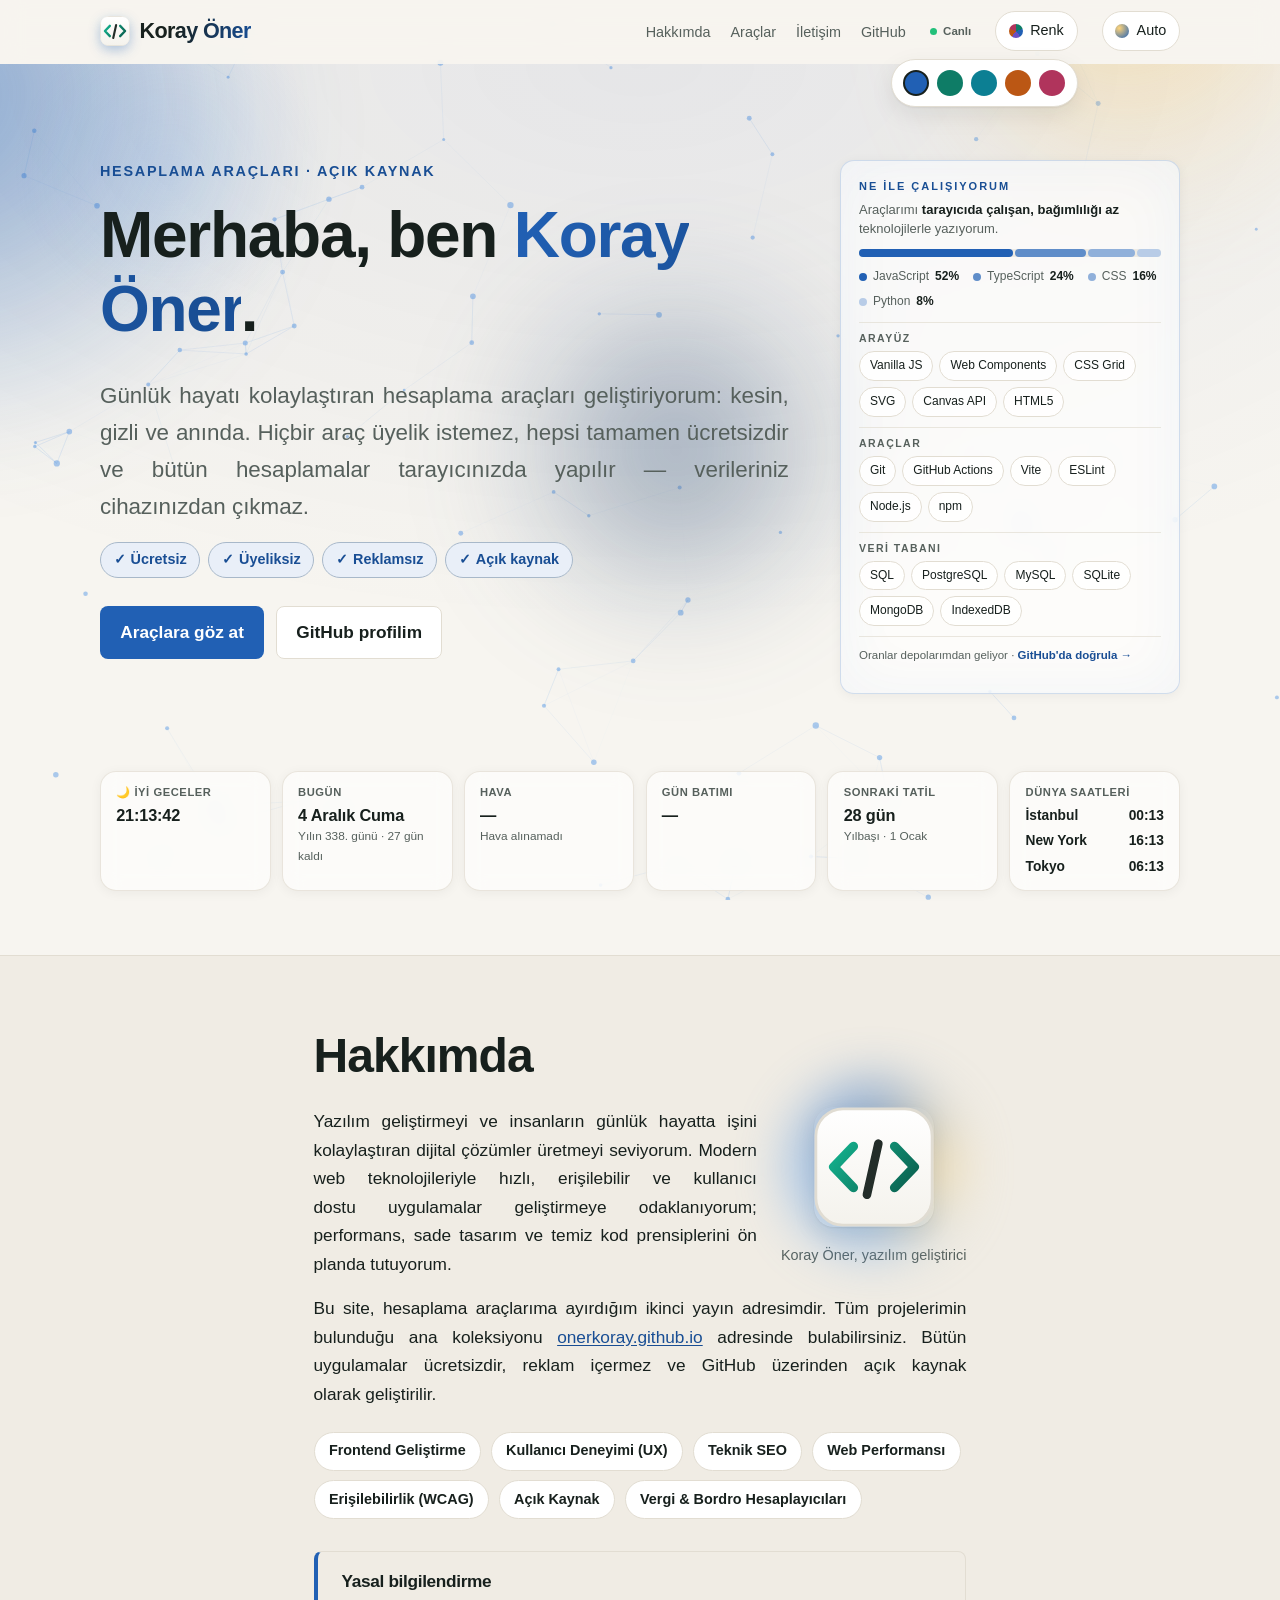
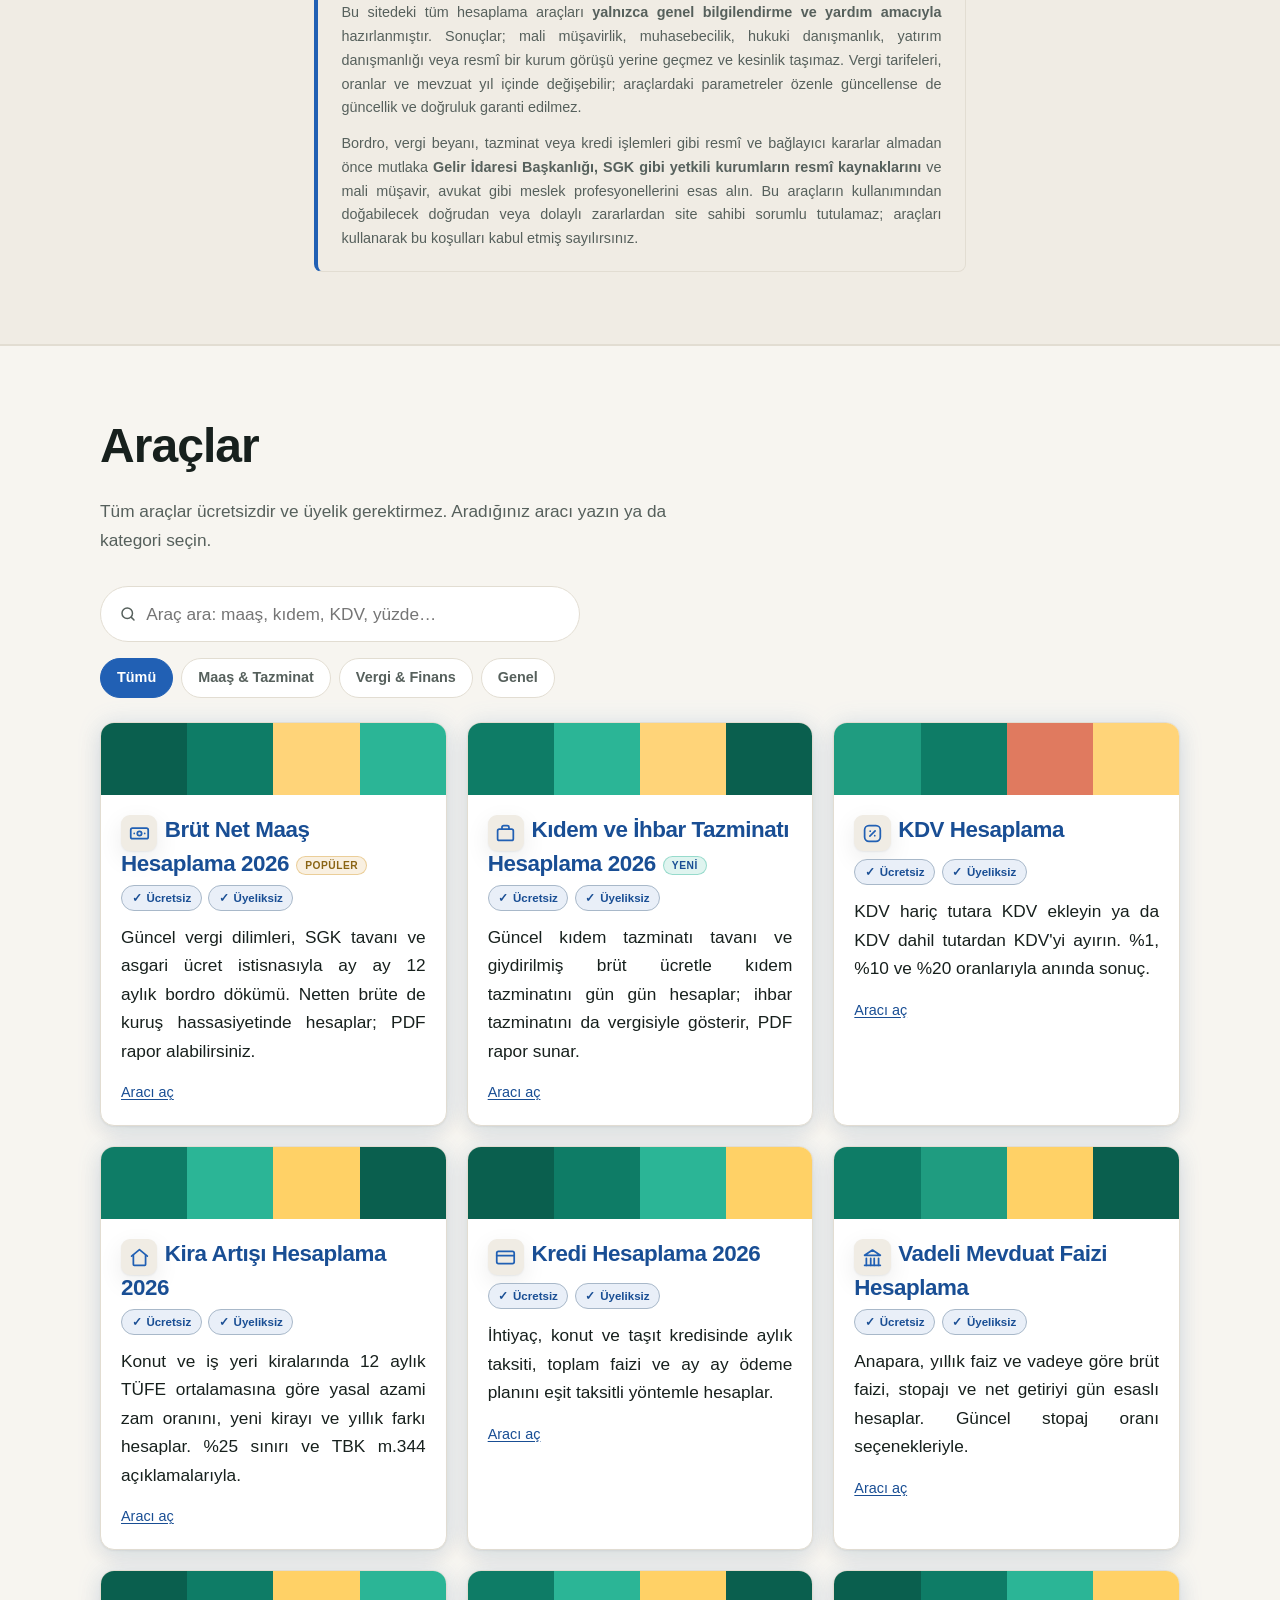
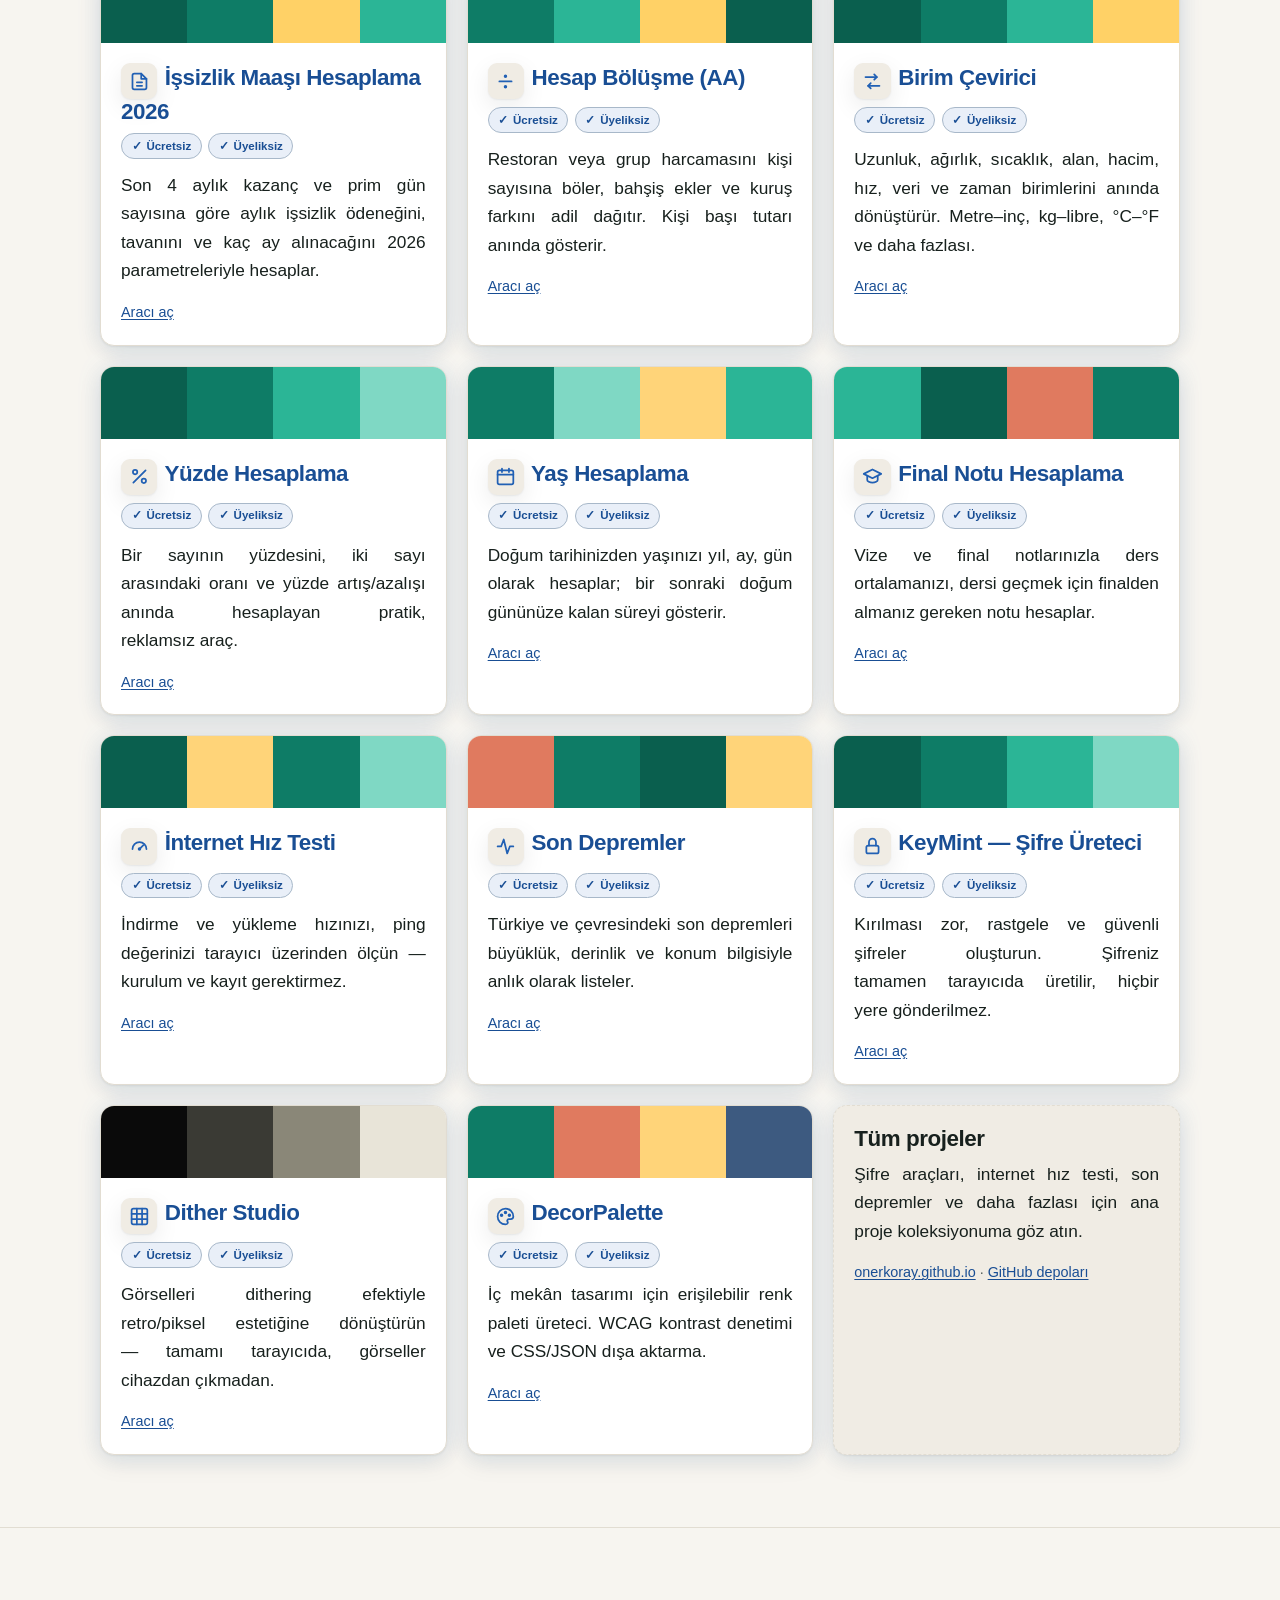
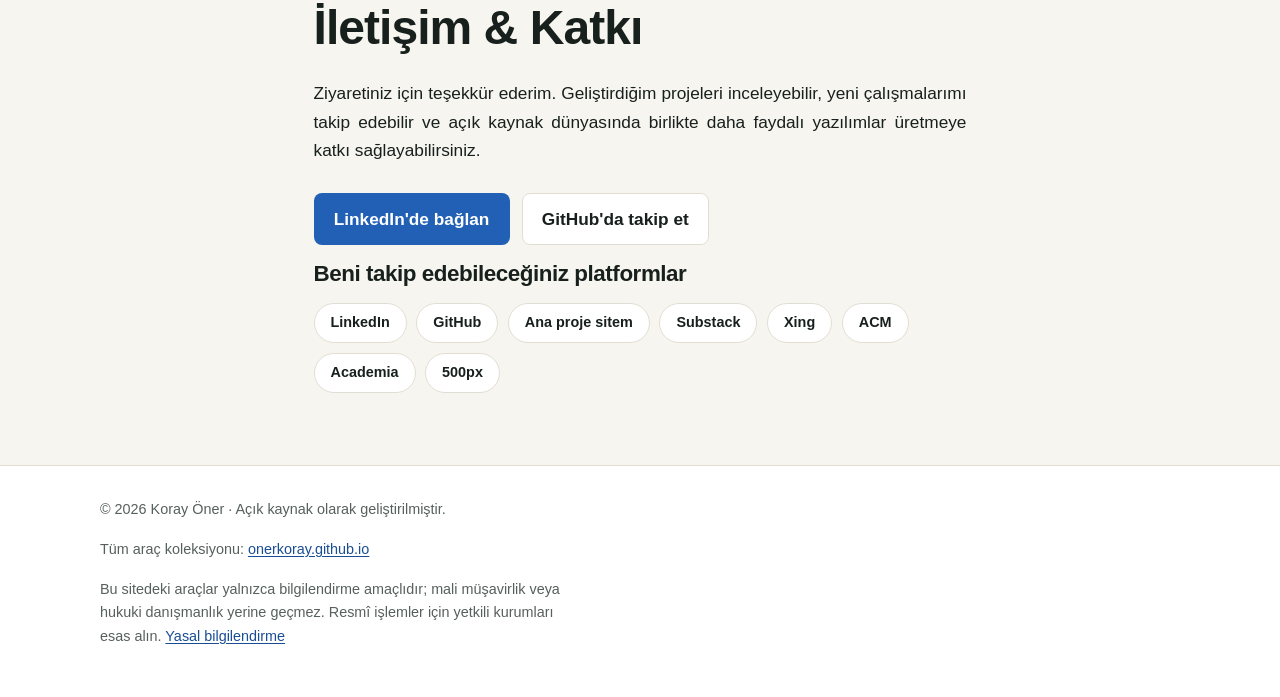
<file: index.html>
<!DOCTYPE html>
<html lang="tr" data-theme="auto">
<head>
  <!-- Google tag (gtag.js) -->
  <script async src="https://www.googletagmanager.com/gtag/js?id=G-S3QSJJ3FFY"></script>
  <script>
    window.dataLayer = window.dataLayer || [];
    function gtag(){dataLayer.push(arguments);}
    gtag('js', new Date());
    gtag('config', 'G-S3QSJJ3FFY');
  </script>
  <meta charset="UTF-8">
  <meta name="viewport" content="width=device-width, initial-scale=1">
  <title>Koray Öner — Ücretsiz ve Üyeliksiz Hesaplama Araçları</title>
  <meta name="description" content="Koray Öner'in hesaplama araçları: brüt net maaş, kıdem tazminatı, KDV ve yüzde hesaplama. Tamamen ücretsiz, üyelik gerektirmez, reklamsız ve açık kaynak — tüm hesaplamalar tarayıcınızda yapılır.">
  <meta name="author" content="Koray Öner">
  <link rel="author" href="https://github.com/korayoner">
  <meta name="theme-color" content="#0e7c66" media="(prefers-color-scheme: light)">
  <meta name="theme-color" content="#0b0d10" media="(prefers-color-scheme: dark)">
  <meta name="color-scheme" content="light dark">
  <meta name="robots" content="index, follow, max-image-preview:large, max-snippet:-1">
  <link rel="canonical" href="https://onerkoray.github.io/">

  <link rel="icon" href="favicon.ico?v=2" sizes="32x32">
  <link rel="icon" href="favicon.svg?v=2" type="image/svg+xml">
  <link rel="apple-touch-icon" href="apple-touch-icon.png?v=2">
  <link rel="alternate" type="application/atom+xml" title="Koray Öner — Yeni Araçlar" href="https://onerkoray.github.io/atom.xml">

  <meta property="og:type" content="profile">
  <meta property="og:site_name" content="Koray Öner">
  <meta property="og:title" content="Koray Öner — Ücretsiz ve Üyeliksiz Hesaplama Araçları">
  <meta property="og:description" content="Maaş, kıdem tazminatı, KDV ve yüzde hesaplama — ücretsiz, üyeliksiz, reklamsız ve açık kaynak.">
  <meta property="og:url" content="https://korayoner.github.io/">
  <meta property="og:locale" content="tr_TR">
  <meta property="og:image" content="https://korayoner.github.io/images/koray-oner-kapak.png">
  <meta property="og:image:width" content="1200">
  <meta property="og:image:height" content="630">
  <meta property="og:image:alt" content="Koray Öner — ücretsiz açık kaynak web araçları">
  <meta property="profile:first_name" content="Koray">
  <meta property="profile:last_name" content="Öner">
  <meta name="twitter:card" content="summary_large_image">
  <meta name="twitter:title" content="Koray Öner — Ücretsiz Hesaplama Araçları">
  <meta name="twitter:description" content="Brüt net maaş hesaplama ve daha fazlası — ücretsiz, reklamsız, açık kaynak.">
  <meta name="twitter:image" content="https://korayoner.github.io/images/koray-oner-kapak.png">

  <link rel="stylesheet" href="style.css">
  <link rel="stylesheet" href="live.css">

  <script type="application/ld+json">
  {
    "@context": "https://schema.org",
    "@graph": [
      {
        "@type": "ProfilePage",
        "@id": "https://korayoner.github.io/#profilepage",
        "url": "https://korayoner.github.io/",
        "name": "Koray Öner — Hesaplama Araçları",
        "inLanguage": "tr",
        "mainEntity": { "@id": "https://korayoner.github.io/#koray-oner" },
        "isPartOf": { "@id": "https://korayoner.github.io/#website" }
      },
      {
        "@type": "WebSite",
        "@id": "https://korayoner.github.io/#website",
        "url": "https://korayoner.github.io/",
        "name": "Koray Öner",
        "inLanguage": "tr",
        "publisher": { "@id": "https://korayoner.github.io/#koray-oner" }
      },
      {
        "@type": "Person",
        "@id": "https://korayoner.github.io/#koray-oner",
        "name": "Koray Öner",
        "url": "https://korayoner.github.io/",
        "jobTitle": "Yazılım Geliştirici",
        "description": "Modern web teknolojileriyle hızlı, erişilebilir ve kullanıcı dostu açık kaynak uygulamalar geliştiren yazılım geliştirici.",
        "image": "https://korayoner.github.io/logo.svg",
        "knowsAbout": ["Frontend geliştirme", "Kullanıcı deneyimi (UX)", "Teknik SEO", "Web performansı", "Web erişilebilirliği (WCAG)", "Açık kaynak yazılım", "HTML", "CSS", "JavaScript"],
        "sameAs": [
          "https://onerkoray.github.io/",
          "https://github.com/korayoner",
          "https://github.com/onerkoray",
          "https://www.linkedin.com/in/korayoner/",
          "https://korayoner.substack.com/",
          "https://onerkoray.medium.com/",
          "https://substack.com/@korayoner",
          "https://www.xing.com/profile/Koray_Oener015108",
          "https://dl.acm.org/profile/81100070426",
          "https://metu.academia.edu/KorayÖner",
          "https://500px.com/p/korayoner",
          "https://www.reddit.com/user/Affectionate_Fig3049"
        ]
      },
      {
        "@type": "ItemList",
        "@id": "https://korayoner.github.io/#projects",
        "name": "Projeler",
        "itemListElement": [
          {
            "@type": "ListItem",
            "position": 1,
            "item": {
              "@type": "SoftwareApplication",
              "name": "Brüt Net Maaş Hesaplama 2026",
              "url": "https://onerkoray.github.io/maas-hesaplama/",
              "applicationCategory": "FinanceApplication",
              "operatingSystem": "Any (web browser)",
              "offers": { "@type": "Offer", "price": "0", "priceCurrency": "TRY" },
              "author": { "@id": "https://korayoner.github.io/#koray-oner" }
            }
          },
          {
            "@type": "ListItem",
            "position": 2,
            "item": {
              "@type": "SoftwareApplication",
              "name": "Kıdem ve İhbar Tazminatı Hesaplama 2026",
              "url": "https://onerkoray.github.io/kidem-tazminati-hesaplama/",
              "applicationCategory": "FinanceApplication",
              "operatingSystem": "Any (web browser)",
              "offers": { "@type": "Offer", "price": "0", "priceCurrency": "TRY" },
              "author": { "@id": "https://korayoner.github.io/#koray-oner" }
            }
          }
        ]
      }
    ]
  }
  </script>
</head>
<body>
  <a class="skip-link" href="#main">İçeriğe geç</a>

  <header class="site-header" role="banner">
    <div class="wrap header-inner">
      <a class="brand" href="/" aria-label="Koray Öner ana sayfa">
        <img class="brand-mark" src="logo.svg" width="32" height="32" alt="" aria-hidden="true">
        <span class="brand-name">Koray Öner</span>
      </a>
      <nav class="site-nav" aria-label="Birincil">
        <ul>
          <li><a href="#about">Hakkımda</a></li>
          <li><a href="#projects">Araçlar</a></li>
          <li><a href="#contact">İletişim</a></li>
          <li><a href="https://github.com/korayoner" rel="noopener">GitHub</a></li>
        </ul>
      </nav>      <button class="theme-toggle" type="button" id="themeToggle" aria-label="Temayı değiştir">
        <span class="theme-toggle-icon" aria-hidden="true"></span>
        <span class="theme-toggle-label">Tema</span>
      </button>
    </div>
  </header>

  <main id="main">
    <!-- HERO -->
    <section class="hero" aria-labelledby="hero-title">
      <div class="hero-bg" aria-hidden="true"><span></span><span></span><span></span></div>
      <div class="wrap hero-inner">
        <div class="hero-copy">
        <p class="eyebrow reveal">Hesaplama Araçları · Açık Kaynak</p>
        <h1 id="hero-title" class="reveal" style="--reveal-delay:80ms">Merhaba, ben <span class="accent">Koray Öner</span>.</h1>
        <p class="lede reveal" style="--reveal-delay:160ms">
          Günlük hayatı kolaylaştıran hesaplama araçları geliştiriyorum: kesin, gizli ve anında.
          Hiçbir araç üyelik istemez, hepsi tamamen ücretsizdir ve bütün hesaplamalar
          tarayıcınızda yapılır — verileriniz cihazınızdan çıkmaz.
        </p>
        <ul class="badges reveal" style="--reveal-delay:200ms" aria-label="Site özellikleri">
          <li>Ücretsiz</li>
          <li>Üyeliksiz</li>
          <li>Reklamsız</li>
          <li>Açık kaynak</li>
        </ul>
        <div class="hero-actions reveal" style="--reveal-delay:240ms">
          <a class="btn btn-primary" href="#projects">Araçlara göz at</a>
          <a class="btn btn-ghost" href="https://github.com/korayoner" rel="noopener">GitHub profilim</a>
        </div>
        </div>

        <aside class="tech-panel reveal" style="--reveal-delay:320ms" aria-label="Kullandığım teknolojiler">
          <div>
            <p class="tech-panel__eyebrow">Ne ile çalışıyorum</p>
            <p class="tech-panel__intro">
              Araçlarımı <strong>tarayıcıda çalışan, bağımlılığı az</strong> teknolojilerle yazıyorum.
            </p>
          </div>
          <div class="lang-wrap">
            <div class="lang-bar" role="img" aria-label="Dil dağılımı: JavaScript %52, TypeScript %24, CSS %16, Python %8">
              <span data-lang="JavaScript" data-pct="52"></span>
              <span data-lang="TypeScript" data-pct="24"></span>
              <span data-lang="CSS" data-pct="16"></span>
              <span data-lang="Python" data-pct="8"></span>
            </div>
            <ul class="lang-legend">
              <li>JavaScript <b data-count="52">0%</b></li>
              <li>TypeScript <b data-count="24">0%</b></li>
              <li>CSS <b data-count="16">0%</b></li>
              <li>Python <b data-count="8">0%</b></li>
            </ul>
          </div>
          <div class="tech-group">
            <h3>Arayüz</h3>
            <ul class="tech-tags">
              <li>Vanilla JS</li><li>Web Components</li><li>CSS Grid</li>
              <li>SVG</li><li>Canvas API</li><li>HTML5</li>
            </ul>
          </div>
          <div class="tech-group">
            <h3>Araçlar</h3>
            <ul class="tech-tags">
              <li>Git</li><li>GitHub Actions</li><li>Vite</li>
              <li>ESLint</li><li>Node.js</li><li>npm</li>
            </ul>
          </div>
          <div class="tech-group">
            <h3>Veri Tabanı</h3>
            <ul class="tech-tags">
              <li>SQL</li><li>PostgreSQL</li><li>MySQL</li>
              <li>SQLite</li><li>MongoDB</li><li>IndexedDB</li>
            </ul>
          </div>
          <p class="tech-panel__foot">
            Oranlar depolarımdan geliyor · <a href="https://github.com/korayoner" rel="noopener">GitHub'da doğrula →</a>
          </p>
        </aside>
      </div>
    </section>

    <!-- ABOUT / BIO -->
    <section id="about" class="about" aria-labelledby="about-title">
      <div class="wrap prose reveal">
        <h2 id="about-title">Hakkımda</h2>
        <figure class="about-figure">
          <img src="logo.svg" width="120" height="120" alt="Koray Öner logosu" loading="lazy" decoding="async">
          <figcaption>Koray Öner, yazılım geliştirici</figcaption>
        </figure>
        <p>
          Yazılım geliştirmeyi ve insanların günlük hayatta işini kolaylaştıran dijital çözümler
          üretmeyi seviyorum. Modern web teknolojileriyle hızlı, erişilebilir ve kullanıcı dostu
          uygulamalar geliştirmeye odaklanıyorum; performans, sade tasarım ve temiz kod prensiplerini
          ön planda tutuyorum.
        </p>
        <p>
          Bu site, hesaplama araçlarıma ayırdığım ikinci yayın adresimdir. Tüm projelerimin bulunduğu
          ana koleksiyonu <a href="https://onerkoray.github.io/">onerkoray.github.io</a> adresinde
          bulabilirsiniz. Bütün uygulamalar ücretsizdir, reklam içermez ve GitHub üzerinden açık
          kaynak olarak geliştirilir.
        </p>

        <ul class="skills" aria-label="Uzmanlık alanları">
          <li>Frontend Geliştirme</li>
          <li>Kullanıcı Deneyimi (UX)</li>
          <li>Teknik SEO</li>
          <li>Web Performansı</li>
          <li>Erişilebilirlik (WCAG)</li>
          <li>Açık Kaynak</li>
          <li>Vergi &amp; Bordro Hesaplayıcıları</li>
        </ul>

        <div class="legal-note" role="note" aria-label="Yasal bilgilendirme">
          <h3>Yasal bilgilendirme</h3>
          <p>
            Bu sitedeki tüm hesaplama araçları <strong>yalnızca genel bilgilendirme ve yardım
            amacıyla</strong> hazırlanmıştır. Sonuçlar; mali müşavirlik, muhasebecilik, hukuki
            danışmanlık, yatırım danışmanlığı veya resmî bir kurum görüşü yerine geçmez ve kesinlik
            taşımaz. Vergi tarifeleri, oranlar ve mevzuat yıl içinde değişebilir; araçlardaki
            parametreler özenle güncellense de güncellik ve doğruluk garanti edilmez.
          </p>
          <p>
            Bordro, vergi beyanı, tazminat veya kredi işlemleri gibi resmî ve bağlayıcı kararlar
            almadan önce mutlaka <strong>Gelir İdaresi Başkanlığı, SGK gibi yetkili kurumların resmî
            kaynaklarını</strong> ve mali müşavir, avukat gibi meslek profesyonellerini esas alın. Bu
            araçların kullanımından doğabilecek doğrudan veya dolaylı zararlardan site sahibi sorumlu
            tutulamaz; araçları kullanarak bu koşulları kabul etmiş sayılırsınız.
          </p>
        </div>
      </div>
    </section>

    <!-- PROJECTS -->
    <section id="projects" class="projects" aria-labelledby="projects-title">
      <div class="wrap">
        <div class="section-head reveal">
          <h2 id="projects-title">Araçlar</h2>
          <p>Tüm araçlar ücretsizdir ve üyelik gerektirmez. Aradığınız aracı yazın ya da kategori seçin.</p>
        </div>
        <div class="tool-search reveal" role="search">
          <svg viewBox="0 0 24 24" fill="none" stroke="currentColor" stroke-width="2" stroke-linecap="round" aria-hidden="true"><circle cx="11" cy="11" r="7"/><path d="m20 20-3.5-3.5"/></svg>
          <input type="search" id="tool-search-input" placeholder="Araç ara: maaş, kıdem, KDV, yüzde…" aria-label="Araçlarda ara">
        </div>
        <div class="chips reveal" role="group" aria-label="Kategori filtresi">
          <button type="button" class="chip" data-filter="hepsi" aria-pressed="true">Tümü</button>
          <button type="button" class="chip" data-filter="maas" aria-pressed="false">Maaş &amp; Tazminat</button>
          <button type="button" class="chip" data-filter="vergi" aria-pressed="false">Vergi &amp; Finans</button>
          <button type="button" class="chip" data-filter="genel" aria-pressed="false">Genel</button>
        </div>
        <ul class="project-grid">
          <li class="project-card reveal" data-cat="maas" data-tags="maaş brüt net bordro sgk vergi asgari ücret salary">
            <div class="project-swatch" aria-hidden="true">
              <span style="background:#0a5f4e"></span>
              <span style="background:#0e7c66"></span>
              <span style="background:#ffd479"></span>
              <span style="background:#2bb596"></span>
            </div>
            <div class="project-body">
              <h3><span class="logo-badge" aria-hidden="true"><svg viewBox="0 0 24 24" fill="none" stroke="currentColor" stroke-width="2" stroke-linecap="round" stroke-linejoin="round"><rect x="2" y="6" width="20" height="12" rx="2"/><circle cx="12" cy="12" r="2.5"/><path d="M6 12h.01M18 12h.01"/></svg></span> <a href="https://onerkoray.github.io/maas-hesaplama/">Brüt Net Maaş Hesaplama 2026</a></h3>
              <p class="card-badges" aria-hidden="true"><span>Ücretsiz</span><span>Üyeliksiz</span></p>
              <p>Güncel vergi dilimleri, SGK tavanı ve asgari ücret istisnasıyla ay ay 12 aylık bordro
              dökümü. Netten brüte de kuruş hassasiyetinde hesaplar; PDF rapor alabilirsiniz.</p>
              <p class="project-links"><a href="https://onerkoray.github.io/maas-hesaplama/">Aracı aç</a></p>
            </div>
          </li>
          <li class="project-card reveal" data-cat="maas" data-tags="kıdem ihbar tazminat tavan işten çıkış istifa fesih">
            <div class="project-swatch" aria-hidden="true">
              <span style="background:#0e7c66"></span>
              <span style="background:#2bb596"></span>
              <span style="background:#ffd479"></span>
              <span style="background:#0a5f4e"></span>
            </div>
            <div class="project-body">
              <h3><span class="logo-badge" aria-hidden="true"><svg viewBox="0 0 24 24" fill="none" stroke="currentColor" stroke-width="2" stroke-linecap="round" stroke-linejoin="round"><rect x="3" y="7" width="18" height="13" rx="2"/><path d="M8 7V5a2 2 0 0 1 2-2h4a2 2 0 0 1 2 2v2"/></svg></span> <a href="https://onerkoray.github.io/kidem-tazminati-hesaplama/">Kıdem ve İhbar Tazminatı Hesaplama 2026</a></h3>
              <p class="card-badges" aria-hidden="true"><span>Ücretsiz</span><span>Üyeliksiz</span></p>
              <p>Güncel kıdem tazminatı tavanı ve giydirilmiş brüt ücretle kıdem tazminatını gün gün
              hesaplar; ihbar tazminatını da vergisiyle gösterir, PDF rapor sunar.</p>
              <p class="project-links"><a href="https://onerkoray.github.io/kidem-tazminati-hesaplama/">Aracı aç</a></p>
            </div>
          </li>
          <li class="project-card reveal" data-cat="vergi" data-tags="kdv katma değer vergisi dahil hariç fatura">
            <div class="project-swatch" aria-hidden="true">
              <span style="background:#1f9c80"></span>
              <span style="background:#0e7c66"></span>
              <span style="background:#e07a5f"></span>
              <span style="background:#ffd479"></span>
            </div>
            <div class="project-body">
              <h3><span class="logo-badge" aria-hidden="true"><svg viewBox="0 0 24 24" fill="none" stroke="currentColor" stroke-width="2" stroke-linecap="round" stroke-linejoin="round"><rect x="3" y="3" width="18" height="18" rx="5"/><path d="m15 9-6 6"/><path d="M9.4 9.4h.01M14.6 14.6h.01"/></svg></span> <a href="https://onerkoray.github.io/kdv-hesaplama/">KDV Hesaplama</a></h3>
              <p class="card-badges" aria-hidden="true"><span>Ücretsiz</span><span>Üyeliksiz</span></p>
              <p>KDV hariç tutara KDV ekleyin ya da KDV dahil tutardan KDV'yi ayırın. %1, %10 ve %20
              oranlarıyla anında sonuç.</p>
              <p class="project-links"><a href="https://onerkoray.github.io/kdv-hesaplama/">Aracı aç</a></p>
            </div>
          </li>
          <li class="project-card reveal" data-cat="vergi" data-tags="kira artış tüfe zam konut iş yeri ev sahibi kiracı borçlar kanunu">
            <div class="project-swatch" aria-hidden="true">
              <span style="background:#0e7c66"></span>
              <span style="background:#2bb596"></span>
              <span style="background:#ffd166"></span>
              <span style="background:#0a5f4e"></span>
            </div>
            <div class="project-body">
              <h3><span class="logo-badge" aria-hidden="true"><svg viewBox="0 0 24 24" fill="none" stroke="currentColor" stroke-width="2" stroke-linecap="round" stroke-linejoin="round"><path d="m3 10.5 9-7.5 9 7.5"/><path d="M5 9.5V20a1 1 0 0 0 1 1h12a1 1 0 0 0 1-1V9.5"/></svg></span> <a href="https://onerkoray.github.io/kira-artisi-hesaplama/">Kira Artışı Hesaplama 2026</a></h3>
              <p class="card-badges" aria-hidden="true"><span>Ücretsiz</span><span>Üyeliksiz</span></p>
              <p>Konut ve iş yeri kiralarında 12 aylık TÜFE ortalamasına göre yasal azami zam oranını,
              yeni kirayı ve yıllık farkı hesaplar. %25 sınırı ve TBK m.344 açıklamalarıyla.</p>
              <p class="project-links"><a href="https://onerkoray.github.io/kira-artisi-hesaplama/">Aracı aç</a></p>
            </div>
          </li>
          <li class="project-card reveal" data-cat="vergi" data-tags="kredi taksit ihtiyaç konut taşıt faiz ödeme planı">
            <div class="project-swatch" aria-hidden="true">
              <span style="background:#0a5f4e"></span>
              <span style="background:#0e7c66"></span>
              <span style="background:#2bb596"></span>
              <span style="background:#ffd166"></span>
            </div>
            <div class="project-body">
              <h3><span class="logo-badge" aria-hidden="true"><svg viewBox="0 0 24 24" fill="none" stroke="currentColor" stroke-width="2" stroke-linecap="round" stroke-linejoin="round"><rect x="2" y="5" width="20" height="14" rx="2"/><path d="M2 10h20"/></svg></span> <a href="https://onerkoray.github.io/kredi-hesaplama/">Kredi Hesaplama 2026</a></h3>
              <p class="card-badges" aria-hidden="true"><span>Ücretsiz</span><span>Üyeliksiz</span></p>
              <p>İhtiyaç, konut ve taşıt kredisinde aylık taksiti, toplam faizi ve ay ay ödeme planını
              eşit taksitli yöntemle hesaplar.</p>
              <p class="project-links"><a href="https://onerkoray.github.io/kredi-hesaplama/">Aracı aç</a></p>
            </div>
          </li>
          <li class="project-card reveal" data-cat="vergi" data-tags="vadeli mevduat faiz stopaj net getiri banka birikim">
            <div class="project-swatch" aria-hidden="true">
              <span style="background:#0e7c66"></span>
              <span style="background:#1f9c80"></span>
              <span style="background:#ffd166"></span>
              <span style="background:#0a5f4e"></span>
            </div>
            <div class="project-body">
              <h3><span class="logo-badge" aria-hidden="true"><svg viewBox="0 0 24 24" fill="none" stroke="currentColor" stroke-width="2" stroke-linecap="round" stroke-linejoin="round"><path d="M3 21h18"/><path d="M5 21v-8M10 21v-8M14 21v-8M19 21v-8"/><path d="m3 9.5 9-6 9 6H3z"/></svg></span> <a href="https://onerkoray.github.io/vadeli-mevduat-hesaplama/">Vadeli Mevduat Faizi Hesaplama</a></h3>
              <p class="card-badges" aria-hidden="true"><span>Ücretsiz</span><span>Üyeliksiz</span></p>
              <p>Anapara, yıllık faiz ve vadeye göre brüt faizi, stopajı ve net getiriyi gün esaslı
              hesaplar. Güncel stopaj oranı seçenekleriyle.</p>
              <p class="project-links"><a href="https://onerkoray.github.io/vadeli-mevduat-hesaplama/">Aracı aç</a></p>
            </div>
          </li>
          <li class="project-card reveal" data-cat="maas" data-tags="işsizlik maaşı ödenek işkur işten çıkış prim gün tavan">
            <div class="project-swatch" aria-hidden="true">
              <span style="background:#0a5f4e"></span>
              <span style="background:#0e7c66"></span>
              <span style="background:#ffd166"></span>
              <span style="background:#2bb596"></span>
            </div>
            <div class="project-body">
              <h3><span class="logo-badge" aria-hidden="true"><svg viewBox="0 0 24 24" fill="none" stroke="currentColor" stroke-width="2" stroke-linecap="round" stroke-linejoin="round"><path d="M14 3H6a2 2 0 0 0-2 2v14a2 2 0 0 0 2 2h12a2 2 0 0 0 2-2V9z"/><path d="M14 3v6h6"/><path d="M9 13h6M9 17h6"/></svg></span> <a href="https://onerkoray.github.io/issizlik-maasi-hesaplama/">İşsizlik Maaşı Hesaplama 2026</a></h3>
              <p class="card-badges" aria-hidden="true"><span>Ücretsiz</span><span>Üyeliksiz</span></p>
              <p>Son 4 aylık kazanç ve prim gün sayısına göre aylık işsizlik ödeneğini, tavanını ve kaç ay
              alınacağını 2026 parametreleriyle hesaplar.</p>
              <p class="project-links"><a href="https://onerkoray.github.io/issizlik-maasi-hesaplama/">Aracı aç</a></p>
            </div>
          </li>
          <li class="project-card reveal" data-cat="genel" data-tags="hesap bölüşme aa bahşiş kişi başı restoran paylaşım">
            <div class="project-swatch" aria-hidden="true">
              <span style="background:#0e7c66"></span>
              <span style="background:#2bb596"></span>
              <span style="background:#ffd166"></span>
              <span style="background:#0a5f4e"></span>
            </div>
            <div class="project-body">
              <h3><span class="logo-badge" aria-hidden="true"><svg viewBox="0 0 24 24" fill="none" stroke="currentColor" stroke-width="2" stroke-linecap="round" stroke-linejoin="round"><circle cx="12" cy="6" r="1"/><circle cx="12" cy="18" r="1"/><path d="M5 12h14"/></svg></span> <a href="https://onerkoray.github.io/hesap-bolusme/">Hesap Bölüşme (AA)</a></h3>
              <p class="card-badges" aria-hidden="true"><span>Ücretsiz</span><span>Üyeliksiz</span></p>
              <p>Restoran veya grup harcamasını kişi sayısına böler, bahşiş ekler ve kuruş farkını adil
              dağıtır. Kişi başı tutarı anında gösterir.</p>
              <p class="project-links"><a href="https://onerkoray.github.io/hesap-bolusme/">Aracı aç</a></p>
            </div>
          </li>
          <li class="project-card reveal" data-cat="genel" data-tags="birim çevirici dönüştürücü metre inç kilogram libre celsius fahrenheit dönüm">
            <div class="project-swatch" aria-hidden="true">
              <span style="background:#0a5f4e"></span>
              <span style="background:#0e7c66"></span>
              <span style="background:#2bb596"></span>
              <span style="background:#ffd166"></span>
            </div>
            <div class="project-body">
              <h3><span class="logo-badge" aria-hidden="true"><svg viewBox="0 0 24 24" fill="none" stroke="currentColor" stroke-width="2" stroke-linecap="round" stroke-linejoin="round"><path d="M4 7h13"/><path d="m14 4 3 3-3 3"/><path d="M20 17H7"/><path d="m10 14-3 3 3 3"/></svg></span> <a href="https://onerkoray.github.io/birim-cevirici/">Birim Çevirici</a></h3>
              <p class="card-badges" aria-hidden="true"><span>Ücretsiz</span><span>Üyeliksiz</span></p>
              <p>Uzunluk, ağırlık, sıcaklık, alan, hacim, hız, veri ve zaman birimlerini anında dönüştürür.
              Metre–inç, kg–libre, °C–°F ve daha fazlası.</p>
              <p class="project-links"><a href="https://onerkoray.github.io/birim-cevirici/">Aracı aç</a></p>
            </div>
          </li>
          <li class="project-card reveal" data-cat="genel" data-tags="yüzde oran indirim artış azalış zam">
            <div class="project-swatch" aria-hidden="true">
              <span style="background:#0a5f4e"></span>
              <span style="background:#0e7c66"></span>
              <span style="background:#2bb596"></span>
              <span style="background:#7fd8c4"></span>
            </div>
            <div class="project-body">
              <h3><span class="logo-badge" aria-hidden="true"><svg viewBox="0 0 24 24" fill="none" stroke="currentColor" stroke-width="2" stroke-linecap="round" stroke-linejoin="round"><path d="M19 5 5 19"/><circle cx="7" cy="7" r="2.5"/><circle cx="17" cy="17" r="2.5"/></svg></span> <a href="https://onerkoray.github.io/yuzde-hesaplama/">Yüzde Hesaplama</a></h3>
              <p class="card-badges" aria-hidden="true"><span>Ücretsiz</span><span>Üyeliksiz</span></p>
              <p>Bir sayının yüzdesini, iki sayı arasındaki oranı ve yüzde artış/azalışı anında
              hesaplayan pratik, reklamsız araç.</p>
              <p class="project-links"><a href="https://onerkoray.github.io/yuzde-hesaplama/">Aracı aç</a></p>
            </div>
          </li>
          <li class="project-card reveal" data-cat="genel" data-tags="yaş doğum tarihi kaç yaşındayım gün ay yıl burç">
            <div class="project-swatch" aria-hidden="true">
              <span style="background:#0e7c66"></span>
              <span style="background:#7fd8c4"></span>
              <span style="background:#ffd479"></span>
              <span style="background:#2bb596"></span>
            </div>
            <div class="project-body">
              <h3><span class="logo-badge" aria-hidden="true"><svg viewBox="0 0 24 24" fill="none" stroke="currentColor" stroke-width="2" stroke-linecap="round" stroke-linejoin="round"><rect x="3" y="5" width="18" height="16" rx="2"/><path d="M3 10h18M8 3v4M16 3v4"/></svg></span> <a href="https://onerkoray.github.io/yas-hesaplama/">Yaş Hesaplama</a></h3>
              <p class="card-badges" aria-hidden="true"><span>Ücretsiz</span><span>Üyeliksiz</span></p>
              <p>Doğum tarihinizden yaşınızı yıl, ay, gün olarak hesaplar; bir sonraki doğum gününüze
              kalan süreyi gösterir.</p>
              <p class="project-links"><a href="https://onerkoray.github.io/yas-hesaplama/">Aracı aç</a></p>
            </div>
          </li>
          <li class="project-card reveal" data-cat="genel" data-tags="final notu vize ortalama geçme notu sınav okul üniversite">
            <div class="project-swatch" aria-hidden="true">
              <span style="background:#2bb596"></span>
              <span style="background:#0a5f4e"></span>
              <span style="background:#e07a5f"></span>
              <span style="background:#0e7c66"></span>
            </div>
            <div class="project-body">
              <h3><span class="logo-badge" aria-hidden="true"><svg viewBox="0 0 24 24" fill="none" stroke="currentColor" stroke-width="2" stroke-linecap="round" stroke-linejoin="round"><path d="m2 9 10-5 10 5-10 5z"/><path d="M6 11.5V16c0 1.4 2.7 3 6 3s6-1.6 6-3v-4.5"/></svg></span> <a href="https://onerkoray.github.io/final-notu-hesaplama/">Final Notu Hesaplama</a></h3>
              <p class="card-badges" aria-hidden="true"><span>Ücretsiz</span><span>Üyeliksiz</span></p>
              <p>Vize ve final notlarınızla ders ortalamanızı, dersi geçmek için finalden almanız
              gereken notu hesaplar.</p>
              <p class="project-links"><a href="https://onerkoray.github.io/final-notu-hesaplama/">Aracı aç</a></p>
            </div>
          </li>
          <li class="project-card reveal" data-cat="genel" data-tags="internet hız testi indirme yükleme ping speed test">
            <div class="project-swatch" aria-hidden="true">
              <span style="background:#0a5f4e"></span>
              <span style="background:#ffd479"></span>
              <span style="background:#0e7c66"></span>
              <span style="background:#7fd8c4"></span>
            </div>
            <div class="project-body">
              <h3><span class="logo-badge" aria-hidden="true"><svg viewBox="0 0 24 24" fill="none" stroke="currentColor" stroke-width="2" stroke-linecap="round" stroke-linejoin="round"><path d="M4 15a8 8 0 1 1 16 0"/><path d="m12 15 4.5-4.5"/><circle cx="12" cy="15" r="1"/></svg></span> <a href="https://onerkoray.github.io/internet-hiz-testi/">İnternet Hız Testi</a></h3>
              <p class="card-badges" aria-hidden="true"><span>Ücretsiz</span><span>Üyeliksiz</span></p>
              <p>İndirme ve yükleme hızınızı, ping değerinizi tarayıcı üzerinden ölçün — kurulum ve
              kayıt gerektirmez.</p>
              <p class="project-links"><a href="https://onerkoray.github.io/internet-hiz-testi/">Aracı aç</a></p>
            </div>
          </li>
          <li class="project-card reveal" data-cat="genel" data-tags="deprem son depremler kandilli afad büyüklük">
            <div class="project-swatch" aria-hidden="true">
              <span style="background:#e07a5f"></span>
              <span style="background:#0e7c66"></span>
              <span style="background:#0a5f4e"></span>
              <span style="background:#ffd479"></span>
            </div>
            <div class="project-body">
              <h3><span class="logo-badge" aria-hidden="true"><svg viewBox="0 0 24 24" fill="none" stroke="currentColor" stroke-width="2" stroke-linecap="round" stroke-linejoin="round"><path d="M3 12h4l3-8 4 16 3-8h4"/></svg></span> <a href="https://onerkoray.github.io/son-depremler/">Son Depremler</a></h3>
              <p class="card-badges" aria-hidden="true"><span>Ücretsiz</span><span>Üyeliksiz</span></p>
              <p>Türkiye ve çevresindeki son depremleri büyüklük, derinlik ve konum bilgisiyle anlık
              olarak listeler.</p>
              <p class="project-links"><a href="https://onerkoray.github.io/son-depremler/">Aracı aç</a></p>
            </div>
          </li>
          <li class="project-card reveal" data-cat="genel" data-tags="şifre parola güvenlik üreteç password keymint">
            <div class="project-swatch" aria-hidden="true">
              <span style="background:#0a5f4e"></span>
              <span style="background:#0e7c66"></span>
              <span style="background:#2bb596"></span>
              <span style="background:#7fd8c4"></span>
            </div>
            <div class="project-body">
              <h3><span class="logo-badge" aria-hidden="true"><svg viewBox="0 0 24 24" fill="none" stroke="currentColor" stroke-width="2" stroke-linecap="round" stroke-linejoin="round"><rect x="5" y="11" width="14" height="9" rx="2"/><path d="M8 11V7a4 4 0 0 1 8 0v4"/></svg></span> <a href="https://onerkoray.github.io/keymint/">KeyMint — Şifre Üreteci</a></h3>
              <p class="card-badges" aria-hidden="true"><span>Ücretsiz</span><span>Üyeliksiz</span></p>
              <p>Kırılması zor, rastgele ve güvenli şifreler oluşturun. Şifreniz tamamen tarayıcıda
              üretilir, hiçbir yere gönderilmez.</p>
              <p class="project-links"><a href="https://onerkoray.github.io/keymint/">Aracı aç</a></p>
            </div>
          </li>
          <li class="project-card reveal" data-cat="genel" data-tags="dither piksel retro görsel efekt tasarım">
            <div class="project-swatch" aria-hidden="true">
              <span style="background:#0a0a0a"></span>
              <span style="background:#3a3a34"></span>
              <span style="background:#8a8778"></span>
              <span style="background:#e8e4d8"></span>
            </div>
            <div class="project-body">
              <h3><span class="logo-badge" aria-hidden="true"><svg viewBox="0 0 24 24" fill="none" stroke="currentColor" stroke-width="2" stroke-linecap="round" stroke-linejoin="round"><rect x="3" y="3" width="18" height="18" rx="2"/><path d="M3 9h18M3 15h18M9 3v18M15 3v18"/></svg></span> <a href="https://onerkoray.github.io/dither-studio/">Dither Studio</a></h3>
              <p class="card-badges" aria-hidden="true"><span>Ücretsiz</span><span>Üyeliksiz</span></p>
              <p>Görselleri dithering efektiyle retro/piksel estetiğine dönüştürün — tamamı tarayıcıda,
              görseller cihazdan çıkmadan.</p>
              <p class="project-links"><a href="https://onerkoray.github.io/dither-studio/">Aracı aç</a></p>
            </div>
          </li>
          <li class="project-card reveal" data-cat="genel" data-tags="renk paleti dekorasyon tasarım wcag">
            <div class="project-swatch" aria-hidden="true">
              <span style="background:#0e7c66"></span>
              <span style="background:#e07a5f"></span>
              <span style="background:#ffd479"></span>
              <span style="background:#3d5a80"></span>
            </div>
            <div class="project-body">
              <h3><span class="logo-badge" aria-hidden="true"><svg viewBox="0 0 24 24" fill="none" stroke="currentColor" stroke-width="2" stroke-linecap="round" stroke-linejoin="round"><path d="M12 21a9 9 0 1 1 9-9c0 2-1.3 3-3 3h-2a2 2 0 0 0-1.6 3.2c.7.9.2 2.8-2.4 2.8z"/><circle cx="7.5" cy="10.5" r="1"/><circle cx="12" cy="7.5" r="1"/><circle cx="16.5" cy="10.5" r="1"/></svg></span> <a href="https://onerkoray.github.io/decorpalette/">DecorPalette</a></h3>
              <p class="card-badges" aria-hidden="true"><span>Ücretsiz</span><span>Üyeliksiz</span></p>
              <p>İç mekân tasarımı için erişilebilir renk paleti üreteci. WCAG kontrast denetimi ve
              CSS/JSON dışa aktarma.</p>
              <p class="project-links"><a href="https://onerkoray.github.io/decorpalette/">Aracı aç</a></p>
            </div>
          </li>
          <li class="project-card project-card--soon reveal" data-cat="genel" data-tags="şifre hız testi deprem koleksiyon tüm projeler">
            <div class="project-body">
              <h3>Tüm projeler</h3>
              <p>Şifre araçları, internet hız testi, son depremler ve daha fazlası için ana proje
              koleksiyonuma göz atın.</p>
              <p class="project-links"><a href="https://onerkoray.github.io/">onerkoray.github.io</a> · <a href="https://github.com/korayoner?tab=repositories" rel="noopener">GitHub depoları</a></p>
            </div>
          </li>
        </ul>
        <p class="no-results" id="no-results" hidden>Aramanızla eşleşen araç bulunamadı. Farklı bir anahtar kelime deneyin.</p>
      </div>
    </section>

    <!-- CONTACT -->
    <section id="contact" class="contact" aria-labelledby="contact-title">
      <div class="wrap prose reveal">
        <h2 id="contact-title">İletişim & Katkı</h2>
        <p>
          Ziyaretiniz için teşekkür ederim. Geliştirdiğim projeleri inceleyebilir, yeni çalışmalarımı
          takip edebilir ve açık kaynak dünyasında birlikte daha faydalı yazılımlar üretmeye katkı
          sağlayabilirsiniz.
        </p>
        <p class="hero-actions">
          <a class="btn btn-primary" href="https://www.linkedin.com/in/korayoner/" rel="noopener">LinkedIn'de bağlan</a>
          <a class="btn btn-ghost" href="https://github.com/korayoner" rel="noopener">GitHub'da takip et</a>
        </p>

        <h3>Beni takip edebileceğiniz platformlar</h3>
        <ul class="social-list" aria-label="Sosyal medya ve profesyonel profiller">
          <li><a href="https://www.linkedin.com/in/korayoner/" rel="noopener me">LinkedIn</a></li>
          <li><a href="https://github.com/korayoner" rel="noopener me">GitHub</a></li>
          <li><a href="https://onerkoray.github.io/" rel="me">Ana proje sitem</a></li>
          <li><a href="https://korayoner.substack.com/" rel="noopener me">Substack</a></li>
          <li><a href="https://www.xing.com/profile/Koray_Oener015108" rel="noopener me">Xing</a></li>
          <li><a href="https://dl.acm.org/profile/81100070426" rel="noopener me">ACM</a></li>
          <li><a href="https://metu.academia.edu/KorayÖner" rel="noopener me">Academia</a></li>
          <li><a href="https://500px.com/p/korayoner" rel="noopener me">500px</a></li>
        </ul>
      </div>
    </section>
  </main>

  <footer class="site-footer" role="contentinfo">
    <div class="wrap footer-legal">
      <p class="muted">© <span id="year">2026</span> Koray Öner · Açık kaynak olarak geliştirilmiştir.</p>
      <p class="muted">Tüm araç koleksiyonu: <a href="https://onerkoray.github.io/" rel="me">onerkoray.github.io</a></p>
      <p class="muted footer-disclaimer">Bu sitedeki araçlar yalnızca bilgilendirme amaçlıdır; mali müşavirlik veya hukuki danışmanlık yerine geçmez. Resmî işlemler için yetkili kurumları esas alın. <a href="#about">Yasal bilgilendirme</a></p>
    </div>
  </footer>

  <script src="script.js" defer></script>
  <script src="/bg-network.js" defer></script>
  <script src="live.js" defer></script>
</body>
</html>
</file>
<file: style.css>
/* =========================================================================
   Koray Öner — kişisel sayfa · style.css
   ========================================================================= */
:root {
  color-scheme: light dark;
  /* Renk paleti: --accent* değişkenleri data-accent ile değiştirilebilir (varsayılan: mavi) */
  --accent: #2160b4; --accent-strong: #194e94;
  --accent-bright: #5b9be6; --accent-bright-2: #3f87d9; --accent-glow: #8ec1f2;
  --brand: var(--accent); --brand-strong: var(--accent-strong); --brand-contrast: #fff;
  --bg: #f7f5f0; --surface: #fff; --surface-2: #f0ece4; --border: #e2ddd2;
  --text: #17201d; --text-muted: #56605c; --focus: var(--accent);
  --radius-sm: 8px; --radius: 14px;
  --shadow: 0 1px 2px rgba(16,24,20,.06), 0 8px 24px rgba(16,24,20,.08);
  --step--1: clamp(.82rem,.78rem + .2vw,.9rem);
  --step-0: clamp(1rem,.95rem + .25vw,1.08rem);
  --step-1: clamp(1.2rem,1.1rem + .5vw,1.4rem);
  --step-2: clamp(1.5rem,1.3rem + 1vw,2rem);
  --step-3: clamp(2rem,1.6rem + 2vw,3rem);
  --step-4: clamp(2.5rem,1.9rem + 3vw,4rem);
  --wrap: 1080px;
}
@media (prefers-color-scheme: dark) {
  :root[data-theme="auto"] {
    --bg: #0b0d10; --surface: #14181d; --surface-2: #1b2027; --border: #2a313a;
    --text: #eef1f4; --text-muted: #a4adb6;
    --brand: var(--accent-bright); --brand-strong: var(--accent-bright-2); --focus: var(--accent-glow);
    --shadow: 0 1px 2px rgba(0,0,0,.4), 0 10px 30px rgba(0,0,0,.5);
  }
}
:root[data-theme="dark"] {
  --bg: #0b0d10; --surface: #14181d; --surface-2: #1b2027; --border: #2a313a;
  --text: #eef1f4; --text-muted: #a4adb6;
  --brand: var(--accent-bright); --brand-strong: var(--accent-bright-2); --focus: var(--accent-glow);
  --shadow: 0 1px 2px rgba(0,0,0,.4), 0 10px 30px rgba(0,0,0,.5);
}

/* ---- Seçilebilir renk paletleri ---- */
:root[data-accent="yesil"]     { --accent:#0e7c66; --accent-strong:#0a5f4e; --accent-bright:#2bb596; --accent-bright-2:#1f9c80; --accent-glow:#4fd3b4; }
:root[data-accent="camgobegi"] { --accent:#0c7f93; --accent-strong:#0a6273; --accent-bright:#3fb9cf; --accent-bright-2:#2aa3ba; --accent-glow:#7fd6e6; }
:root[data-accent="turuncu"] { --accent:#bb5714; --accent-strong:#9a4610; --accent-bright:#e8905a; --accent-bright-2:#d97b3f; --accent-glow:#f3b98e; }
:root[data-accent="gul"]     { --accent:#b0345c; --accent-strong:#92294b; --accent-bright:#e07399; --accent-bright-2:#d15a85; --accent-glow:#eda6c0; }

*, *::before, *::after { box-sizing: border-box; }
html { scroll-behavior: smooth; -webkit-text-size-adjust: 100%; }
body {
  margin: 0; background: var(--bg); color: var(--text);
  font-family: -apple-system, BlinkMacSystemFont, "Segoe UI", Roboto, Helvetica, Arial, sans-serif;
  font-size: var(--step-0); line-height: 1.65; -webkit-font-smoothing: antialiased;
}
h1, h2, h3 { line-height: 1.15; letter-spacing: -.02em; margin: 0 0 .5em; }
h1 { font-size: var(--step-4); }
h2 { font-size: var(--step-3); }
h3 { font-size: var(--step-1); }
p { margin: 0 0 1rem; }
a { color: var(--brand-strong); text-underline-offset: 2px; }
a:hover { color: var(--brand); }
.wrap { width: min(100% - 2.5rem, var(--wrap)); margin-inline: auto; }

:focus-visible { outline: 3px solid var(--focus); outline-offset: 2px; border-radius: 4px; }
.skip-link {
  position: absolute; left: .75rem; top: -3rem; background: var(--brand); color: #fff;
  padding: .6rem 1rem; border-radius: var(--radius-sm); z-index: 100; transition: top .15s ease;
}
.skip-link:focus { top: .75rem; }

.btn {
  display: inline-flex; align-items: center; gap: .5rem; font: inherit; font-weight: 600;
  cursor: pointer; padding: .7rem 1.2rem; border-radius: var(--radius-sm);
  border: 1px solid transparent; text-decoration: none; transition: background .15s, border-color .15s, transform .12s;
}
.btn:active { transform: translateY(1px); }
.btn-primary { background: var(--brand); color: var(--brand-contrast); }
.btn-primary:hover { background: var(--brand-strong); color: #fff; }
.btn-ghost { background: var(--surface); color: var(--text); border-color: var(--border); }
.btn-ghost:hover { border-color: var(--brand); color: var(--brand-strong); }

.site-header {
  position: sticky; top: 0; z-index: 50; border-bottom: 1px solid transparent;
  background: color-mix(in srgb, var(--bg) 82%, transparent);
  backdrop-filter: saturate(180%) blur(12px);
  transition: border-color .25s ease, box-shadow .25s ease;
}
.site-header.is-scrolled { border-bottom-color: var(--border); box-shadow: 0 6px 24px rgba(16,24,20,.06); }
.header-inner { display: flex; align-items: center; gap: 1.5rem; padding: .7rem 0; }
.brand { display: inline-flex; align-items: center; gap: .6rem; color: var(--text); text-decoration: none; font-weight: 700; }
.brand-mark {
  display: block; inline-size: 30px; block-size: 30px; border-radius: 9px;
  box-shadow: 0 4px 12px color-mix(in srgb, var(--brand) 35%, transparent);
  transition: transform .35s cubic-bezier(.34,1.56,.64,1);
}
.brand:hover .brand-mark { transform: rotate(-8deg) scale(1.08); }
.brand-name {
  font-size: 1.35rem; font-weight: 800; letter-spacing: -.03em; white-space: nowrap;
  background: linear-gradient(92deg, var(--text) 30%, var(--brand-strong));
  -webkit-background-clip: text; background-clip: text; color: transparent;
}
.site-nav { margin-left: auto; }
.site-nav ul { display: flex; gap: 1.25rem; list-style: none; margin: 0; padding: 0; }
.site-nav a { color: var(--text-muted); text-decoration: none; font-weight: 500; font-size: var(--step--1); }
.site-nav a:hover { color: var(--text); }
.theme-toggle {
  display: inline-flex; align-items: center; gap: .45rem; background: var(--surface);
  border: 1px solid var(--border); color: var(--text); border-radius: 999px;
  padding: .45rem .8rem; cursor: pointer; font: inherit; font-size: var(--step--1);
}
.theme-toggle:hover { border-color: var(--brand); }
.theme-toggle-icon { width: 14px; height: 14px; border-radius: 50%; background: radial-gradient(circle at 30% 30%, #ffd479, var(--brand)); }

section { padding: clamp(2.5rem,1.5rem + 4vw,4.5rem) 0; }
.hero { position: relative; overflow: hidden; padding: clamp(3rem,2rem + 6vw,6rem) 0 clamp(2rem,1rem + 4vw,4rem); }
.hero-inner { position: relative; z-index: 1; }
/* Animasyonlu, hareketli gradient "blob"lar */
.hero-bg { position: absolute; inset: -20% -10% auto; height: 140%; z-index: 0; pointer-events: none; filter: blur(60px); opacity: .55; }
.hero-bg span { position: absolute; display: block; border-radius: 50%; mix-blend-mode: multiply; will-change: transform; }
.hero-bg span:nth-child(1) { width: 42vw; max-width: 520px; aspect-ratio: 1; left: -6%; top: 4%; background: radial-gradient(circle at 30% 30%, var(--brand), transparent 70%); animation: floatA 18s ease-in-out infinite; }
.hero-bg span:nth-child(2) { width: 34vw; max-width: 420px; aspect-ratio: 1; right: 2%; top: -6%; background: radial-gradient(circle at 40% 40%, #ffd479, transparent 70%); animation: floatB 22s ease-in-out infinite; }
.hero-bg span:nth-child(3) { width: 30vw; max-width: 380px; aspect-ratio: 1; left: 40%; top: 30%; background: radial-gradient(circle at 50% 50%, #3d5a80, transparent 70%); animation: floatC 26s ease-in-out infinite; }
:root[data-theme="dark"] .hero-bg { opacity: .4; }
:root[data-theme="dark"] .hero-bg span { mix-blend-mode: screen; }
@media (prefers-color-scheme: dark) {
  :root[data-theme="auto"] .hero-bg { opacity: .4; }
  :root[data-theme="auto"] .hero-bg span { mix-blend-mode: screen; }
}
@keyframes floatA { 0%,100%{ transform: translate(0,0) scale(1);} 50%{ transform: translate(6%,4%) scale(1.12);} }
@keyframes floatB { 0%,100%{ transform: translate(0,0) scale(1);} 50%{ transform: translate(-5%,6%) scale(1.08);} }
@keyframes floatC { 0%,100%{ transform: translate(0,0) scale(1);} 50%{ transform: translate(4%,-5%) scale(1.15);} }
/* Hero başlığındaki vurgulu isim */
.hero h1 .accent {
  background: linear-gradient(100deg, var(--brand) 0%, var(--brand-strong) 40%, var(--brand) 80%);
  background-size: 220% 100%; -webkit-background-clip: text; background-clip: text; color: transparent;
  animation: shimmer 6s ease-in-out infinite;
}
@keyframes shimmer { 0%,100%{ background-position: 0% 50%; } 50%{ background-position: 100% 50%; } }
.eyebrow { text-transform: uppercase; letter-spacing: .12em; font-size: var(--step--1); font-weight: 700; color: var(--brand-strong); margin-bottom: 1rem; }
.tool-logo { display: block; width: clamp(52px, 8vw, 64px); height: auto; border-radius: 14px; box-shadow: var(--shadow); margin-bottom: 1rem; }
.hero h1 { max-width: 18ch; }
.lede { font-size: var(--step-1); color: var(--text-muted); max-width: 60ch; }
.hero-actions { display: flex; flex-wrap: wrap; gap: .75rem; margin-top: 1.75rem; }

.about { background: var(--surface-2); border-block: 1px solid var(--border); }
.prose { max-width: 68ch; margin-inline: auto; }
.skills { display: flex; flex-wrap: wrap; gap: .6rem; list-style: none; margin: 1.5rem 0 0; padding: 0; }
.skills li { background: var(--surface); border: 1px solid var(--border); border-radius: 999px; padding: .4rem .9rem; font-size: var(--step--1); font-weight: 600; transition: transform .2s ease, border-color .2s ease, color .2s ease, background .2s ease; cursor: default; }
.skills li:hover { transform: translateY(-3px); border-color: var(--brand); color: var(--brand-strong); background: color-mix(in srgb, var(--brand) 8%, var(--surface)); }

.section-head { max-width: 60ch; margin-bottom: 2rem; }
.section-head p { color: var(--text-muted); margin: 0; }
.project-grid { list-style: none; margin: 0; padding: 0; display: grid; gap: 1.25rem; grid-template-columns: repeat(auto-fit, minmax(280px, 1fr)); }
.project-card { position: relative; background: var(--surface); border: 1px solid var(--border); border-radius: var(--radius); overflow: hidden; box-shadow: var(--shadow); display: flex; flex-direction: column; transition: transform .3s cubic-bezier(.34,1.4,.64,1), box-shadow .3s ease, border-color .3s ease; }
.project-card:hover { transform: translateY(-6px); border-color: color-mix(in srgb, var(--brand) 45%, var(--border)); box-shadow: 0 2px 6px rgba(16,24,20,.08), 0 20px 40px rgba(16,24,20,.14); }
.project-swatch { display: flex; block-size: 72px; }
.project-swatch span { flex: 1; transition: flex .35s ease; }
.project-card:hover .project-swatch span:nth-child(1) { flex: 1.8; }
.project-body h3 a { position: relative; transition: color .2s ease; }
.project-card:hover .project-body h3 a { color: var(--brand-strong); }
.project-body { padding: 1.25rem; }
.project-body h3 { margin-bottom: .5rem; }
.logo-badge { display: inline-flex; align-items: center; justify-content: center; width: 1.9em; height: 1.9em; margin-right: .1em; border-radius: 9px; background: var(--surface-2, #eef2f1); font-size: .85em; line-height: 1; vertical-align: -.35em; box-shadow: var(--shadow); color: var(--brand); }
.logo-badge svg { display: block; width: 1.1em; height: 1.1em; }
.project-body h3 a { text-decoration: none; }
.project-links { color: var(--text-muted); font-size: var(--step--1); margin-bottom: 0; }
.project-card--soon { border-style: dashed; box-shadow: none; background: var(--surface-2); }

.about-figure { float: right; margin: 0 0 1rem 1.5rem; text-align: center; position: relative; }
.about-figure img { border-radius: 20px; box-shadow: var(--shadow); position: relative; z-index: 1; }
/* Logonun arkasında dönen, renk değiştiren yumuşak hale */
.about-figure::before {
  content: ""; position: absolute; top: 60px; left: 50%;
  width: 172px; height: 172px; transform: translate(-50%, -50%);
  z-index: 0; border-radius: 50%; pointer-events: none;
  background: conic-gradient(from 0deg, var(--brand), #ffd479, var(--accent-bright), #5b9be6, var(--brand));
  filter: blur(26px); opacity: .5;
  animation: aboutHalo 9s linear infinite;
}
@keyframes aboutHalo { to { transform: translate(-50%, -50%) rotate(360deg); } }
.about-figure figcaption { font-size: var(--step--1); color: var(--text-muted); margin-top: .5rem; }
@media (max-width: 560px) { .about-figure { float: none; margin: 0 auto 1.5rem; } }

.social-list { display: flex; flex-wrap: wrap; gap: .6rem; list-style: none; margin: 1rem 0 0; padding: 0; }
.social-list a {
  display: inline-flex; align-items: center; background: var(--surface); border: 1px solid var(--border);
  border-radius: 999px; padding: .45rem 1rem; text-decoration: none; color: var(--text);
  font-size: var(--step--1); font-weight: 600; transition: border-color .15s, color .15s;
}
.social-list a:hover { border-color: var(--brand); color: var(--brand-strong); }

.site-footer { background: var(--surface); border-top: 1px solid var(--border); padding-block: 2rem; }
.muted { color: var(--text-muted); font-size: var(--step--1); }

/* Scroll ile ortaya çıkma animasyonu */
.reveal { opacity: 0; transform: translateY(24px); transition: opacity .7s ease, transform .7s cubic-bezier(.22,1,.36,1); transition-delay: var(--reveal-delay, 0ms); }
.reveal.is-visible { opacity: 1; transform: none; }
.project-grid .project-card:nth-child(3n+2) { --reveal-delay: 90ms; }
.project-grid .project-card:nth-child(3n+3) { --reveal-delay: 180ms; }

@media (prefers-reduced-motion: reduce) {
  html { scroll-behavior: auto; }
  *, *::before, *::after { animation-duration: .001ms !important; animation-iteration-count: 1 !important; transition-duration: .001ms !important; }
  .reveal { opacity: 1 !important; transform: none !important; }
  .hero-bg { display: none; }
}
@media (max-width: 640px) { .site-nav { display: none; } .theme-toggle-label { display: none; } }

/* =========================================================================
   Renk paleti seçici (header)
   ========================================================================= */
.palette { position: relative; }
.palette-dot {
  width: 14px; height: 14px; border-radius: 50%;
  background: conic-gradient(#0e7c66 0 72deg, #2160b4 0 144deg, #6a4fc0 0 216deg, #bb5714 0 288deg, #b0345c 0);
}
.palette-pop {
  position: absolute; right: 0; top: calc(100% + 8px); z-index: 60;
  display: flex; gap: .5rem; padding: .6rem .7rem;
  background: var(--surface); border: 1px solid var(--border); border-radius: 999px;
  box-shadow: var(--shadow);
}
.palette-pop button {
  width: 26px; height: 26px; border-radius: 50%; cursor: pointer;
  border: 2px solid transparent; background: var(--sw, #0e7c66); padding: 0;
  transition: transform .15s ease, border-color .15s ease;
}
.palette-pop button:hover { transform: scale(1.15); }
.palette-pop button[aria-pressed="true"] { border-color: var(--text); }

/* =========================================================================
   Rozetler: Ücretsiz · Üyeliksiz · Reklamsız
   ========================================================================= */
.badges { display: flex; flex-wrap: wrap; gap: .5rem; list-style: none; margin: 1rem 0 0; padding: 0; }
.badges li, .card-badges span {
  display: inline-flex; align-items: center; gap: .3rem;
  background: color-mix(in srgb, var(--brand) 10%, var(--surface));
  border: 1px solid color-mix(in srgb, var(--brand) 30%, var(--border));
  color: var(--brand-strong); border-radius: 999px;
  padding: .3rem .8rem; font-size: var(--step--1); font-weight: 700;
}
.badges li::before, .card-badges span::before { content: "✓"; font-weight: 800; }
.card-badges { display: flex; flex-wrap: wrap; gap: .4rem; margin: 0 0 .75rem; }
.card-badges span { padding: .15rem .6rem; font-size: .72rem; }

/* =========================================================================
   Araç dizini: arama + kategori filtreleri
   ========================================================================= */
.tool-search {
  display: flex; align-items: center; gap: .6rem; margin: 1.25rem 0 1rem;
  background: var(--surface); border: 1px solid var(--border); border-radius: 999px;
  padding: .35rem .5rem .35rem 1.1rem; max-width: 480px;
  transition: border-color .15s ease, box-shadow .15s ease;
}
.tool-search:focus-within { border-color: var(--brand); box-shadow: 0 0 0 3px color-mix(in srgb, var(--brand) 20%, transparent); }
.tool-search svg { flex: none; width: 18px; height: 18px; color: var(--text-muted); }
.tool-search input {
  flex: 1; font: inherit; border: 0; background: transparent; color: var(--text);
  padding: .45rem 0; min-width: 0;
}
.tool-search input:focus { outline: none; }
.chips { display: flex; flex-wrap: wrap; gap: .5rem; margin: 0 0 1.5rem; }
.chip {
  font: inherit; font-size: var(--step--1); font-weight: 600; cursor: pointer;
  padding: .45rem 1rem; border-radius: 999px;
  border: 1px solid var(--border); background: var(--surface); color: var(--text-muted);
  transition: border-color .15s, color .15s, background .15s;
}
.chip:hover { color: var(--text); border-color: var(--brand); }
.chip[aria-pressed="true"] { background: var(--brand); border-color: var(--brand); color: #fff; }
.project-card.is-hidden { display: none; }
.no-results { color: var(--text-muted); padding: 1rem 0; }

/* =========================================================================
   Yazdırma / PDF raporu — yüksek kaliteli rapor çıktısı
   ========================================================================= */
.report-head { display: none; }
@media print {
  :root, :root[data-theme="dark"], :root[data-theme="auto"] {
    --bg: #fff; --surface: #fff; --surface-2: #f3f3f1; --border: #c9c9c4;
    --text: #111; --text-muted: #4a4a46; --shadow: none;
    --brand: var(--accent); --brand-strong: var(--accent-strong); --focus: var(--accent);
  }
  @page { margin: 14mm; }
  body { background: #fff !important; color: #111 !important; font-size: 10.5pt; }
  .site-header, .breadcrumb, .hero, .faq, .related, .content, .site-footer,
  .theme-toggle, .palette, .hero-actions, .no-print, .tabs, .skip-link { display: none !important; }
  .calc { padding: 0 !important; }
  .calc .panel-q, .calc .rate-group, .calc form.panel[hidden] { display: none !important; }
  .panel { box-shadow: none !important; border: 1px solid var(--border) !important; break-inside: avoid; }
  .sum-card { break-inside: avoid; box-shadow: none !important; }
  table { break-inside: auto; }
  tr { break-inside: avoid; }
  a { color: inherit; text-decoration: none; }
  .report-head {
    display: flex !important; align-items: center; gap: 12pt;
    border-bottom: 2.5pt solid var(--brand); padding-bottom: 10pt; margin-bottom: 14pt;
  }
  .report-head img { width: 42pt; height: 42pt; }
  .report-head .report-title { font-size: 15pt; font-weight: 800; letter-spacing: -.02em; }
  .report-head .report-meta { font-size: 9pt; color: var(--text-muted); margin-top: 2pt; }
  .report-inputs {
    display: block; background: var(--surface-2); border: 1pt solid var(--border);
    border-radius: 6pt; padding: 8pt 12pt; margin-bottom: 12pt; font-size: 9.5pt;
  }
  .report-foot {
    display: block !important; margin-top: 16pt; padding-top: 8pt;
    border-top: 1pt solid var(--border); font-size: 8pt; color: var(--text-muted);
  }
}
.report-inputs, .report-foot { display: none; }
/* ================= Araç sayfaları: net alanlar, divider'lar, accent ================= */
/* Bölümler net bantlara ayrılır (düz sayfa yerine belirgin alanlar) */
.calc { border-top: 1px solid var(--border); }
.content { border-top: 1px solid var(--border); }
.faq { background: var(--surface-2); border-block: 1px solid var(--border); }
.related { border-top: 1px solid var(--border); }

/* Hesaplayıcı formunu belirgin bir panel içine al */
.calc form.panel {
  background: var(--surface); border: 1px solid var(--border);
  border-radius: var(--radius); padding: clamp(1rem, .6rem + 1.5vw, 1.5rem);
  box-shadow: var(--shadow);
}

/* İçerik başlıklarına accent'e bağlı ince üst çizgi (palet değişince renk değişir) */
.content .prose h2, .faq .prose > h2 {
  padding-top: .5rem;
  border-top: 3px solid color-mix(in srgb, var(--brand) 60%, transparent);
  display: inline-block;
}

/* Birincil sonuç kartı accent ile vurgulanır → renk paleti gözle görülür çalışır */
.sum-grid .sum-card:first-child {
  border-color: color-mix(in srgb, var(--brand) 50%, var(--border));
  background: color-mix(in srgb, var(--brand) 10%, var(--surface));
}
.sum-grid .sum-card:first-child .sum-value { color: var(--brand-strong); }

/* Formül kutusuna accent kenar */
.formula { border-left: 3px solid var(--brand); }

/* Hareketli logo: accent renginde yumuşak parıltı (hover'daki dönüşle çakışmaz) */
@keyframes brandGlow {
  0%, 100% { filter: drop-shadow(0 0 0 transparent); }
  50% { filter: drop-shadow(0 2px 9px color-mix(in srgb, var(--brand) 50%, transparent)); }
}
.brand-mark { animation: brandGlow 4.5s ease-in-out infinite; }
/* Görsel gizli (erişilebilirlik) — TANIMSIZDI: gizli başlıklar/altyazılar büyük görünüyordu */
.visually-hidden {
  position: absolute !important;
  width: 1px; height: 1px;
  padding: 0; margin: -1px;
  overflow: hidden; clip: rect(0, 0, 0, 0);
  white-space: nowrap; border: 0;
}

/* Divider'lar site genelinde: ana sayfa bölümleri de net bantlara ayrılır */
.projects, .contact { border-top: 1px solid var(--border); }

/* Yasal bilgilendirme kutusu (Hakkımda) */
.legal-note {
  margin-top: 2rem; padding: 1.25rem 1.5rem;
  background: var(--surface-2); border: 1px solid var(--border);
  border-left: 4px solid var(--brand); border-radius: var(--radius-sm);
}
.legal-note h3 { margin: 0 0 .6rem; font-size: var(--step-0); }
.legal-note p { font-size: var(--step--1); color: var(--text-muted); margin: 0 0 .75rem; }
.legal-note p:last-child { margin-bottom: 0; }
.footer-disclaimer { font-size: var(--step--1); max-width: 60ch; }


/* Input odak parlaması (site geneli) */
input:focus-visible, select:focus-visible, textarea:focus-visible {
  outline: 2px solid color-mix(in srgb, var(--brand) 60%, transparent);
  outline-offset: 1px;
  box-shadow: 0 0 0 4px color-mix(in srgb, var(--brand) 14%, transparent);
}

/* Araç kartları ve panellerde hafif accent parlaması */
.project-card, .panel, .live-card {
  box-shadow: var(--shadow, 0 1px 6px rgba(16,24,20,.05)),
              0 0 24px color-mix(in srgb, var(--accent-bright, #2bb596) 14%, transparent);
}
.project-card:hover {
  box-shadow: 0 2px 6px rgba(16,24,20,.08), 0 20px 40px rgba(16,24,20,.14),
              0 0 34px color-mix(in srgb, var(--accent-bright, #2bb596) 26%, transparent);
}
.panel:focus-within, .live-card:hover {
  box-shadow: 0 4px 14px rgba(16,24,20,.08),
              0 0 30px color-mix(in srgb, var(--accent-bright, #2bb596) 18%, transparent);
}
:root[data-theme="dark"] .project-card, :root[data-theme="dark"] .panel, :root[data-theme="dark"] .live-card {
  box-shadow: 0 1px 6px rgba(0,0,0,.3),
              0 0 26px color-mix(in srgb, var(--accent-bright, #2bb596) 13%, transparent);
}
:root[data-theme="dark"] .project-card:hover {
  box-shadow: 0 20px 40px rgba(0,0,0,.4),
              0 0 36px color-mix(in srgb, var(--accent-bright, #2bb596) 26%, transparent);
}


/* Paragraflar iki yana yaslı + Türkçe heceleme (başlık/liste hariç) */
.prose p, .project-body > p:not(.card-badges):not(.project-links), .lede {
  text-align: justify; hyphens: auto; -webkit-hyphens: auto; text-wrap: pretty;
}
@media (max-width: 480px) {
  .lede { text-align: left; } /* dar ekranda hero yazısında nehir boşluğu olmasın */
}
</file>
<file: live.css>
/* Canlılık katmanı — hero canlı bar, atmosfer, komut paleti, mikro dokunuşlar */

/* ---- Zaman paletine göre hero tonu (çok hafif) ---- */
.hero { position: relative; }
.hero::after {
  content: ""; position: absolute; inset: 0; pointer-events: none;
  background: radial-gradient(120% 90% at 50% 0%, var(--live-tint, transparent), transparent 70%);
  opacity: .45; transition: background 1.2s ease;
}
:root[data-daypart="sabah"]  { --live-tint: rgba(255, 166, 87, .14); }
:root[data-daypart="oglen"]  { --live-tint: rgba(112, 187, 255, .12); }
:root[data-daypart="aksam"]  { --live-tint: rgba(168, 120, 255, .12); }
:root[data-daypart="gece"]   { --live-tint: rgba(38, 66, 139, .18); }

/* ---- Hero canlı bar ---- */
.live-bar {
  display: grid; grid-template-columns: repeat(auto-fit, minmax(165px, 1fr));
  gap: .7rem; margin-top: 1.6rem; position: relative; z-index: 1;
}
.live-card {
  background: color-mix(in srgb, var(--surface) 62%, transparent);
  -webkit-backdrop-filter: blur(10px); backdrop-filter: blur(10px);
  border: 1px solid color-mix(in srgb, var(--border) 75%, transparent);
  border-radius: 16px; padding: .7rem .95rem; min-height: 64px;
  box-shadow: 0 2px 12px rgba(16, 24, 20, .05);
  transition: transform .18s ease, box-shadow .18s ease, border-color .18s ease;
}
.live-card:hover { transform: translateY(-2px); box-shadow: 0 8px 22px rgba(16,24,20,.09); }
.live-card .lc-label { display: block; font-size: .7rem; font-weight: 700; letter-spacing: .05em; text-transform: uppercase; color: var(--text-muted); margin-bottom: .2rem; }
.live-card .lc-value { display: block; font-size: 1.02rem; font-weight: 800; letter-spacing: -.01em; color: var(--text); font-variant-numeric: tabular-nums; line-height: 1.25; }
.live-card .lc-sub { display: block; font-size: .74rem; color: var(--text-muted); margin-top: .12rem; }
.lc-skeleton .lc-value {
  color: transparent; border-radius: 6px; min-width: 6ch; user-select: none;
  background: linear-gradient(90deg, var(--surface-2) 25%, var(--border) 50%, var(--surface-2) 75%);
  background-size: 200% 100%; animation: lcShimmer 1.2s linear infinite;
}
@keyframes lcShimmer { to { background-position: -200% 0; } }

/* ---- Header: canlı nokta + küçülme ---- */
.live-dot { display: inline-flex; align-items: center; gap: .4rem; font-size: .72rem; font-weight: 700; color: var(--text-muted); white-space: nowrap; }
.live-dot::before { content: ""; width: 7px; height: 7px; border-radius: 50%; background: #22c07a; box-shadow: 0 0 0 0 rgba(34,192,122,.5); animation: livePulse 2.4s ease-out infinite; }
@keyframes livePulse { 0% { box-shadow: 0 0 0 0 rgba(34,192,122,.4); } 70% { box-shadow: 0 0 0 6px rgba(34,192,122,0); } 100% { box-shadow: 0 0 0 0 rgba(34,192,122,0); } }
@media (max-width: 760px) { .live-dot { display: none; } }
.site-header .header-inner { transition: padding .22s ease; }
.site-header.is-shrunk .header-inner { padding-block: .35rem; }

/* ---- Atmosfer efektleri (havaya/saate bağlı, çok hafif) ---- */
.atmo { position: fixed; inset: 0; pointer-events: none; z-index: 1; opacity: 0; transition: opacity 1.5s ease; }
body.w-rain .atmo-rain, body.w-snow .atmo-snow, body.w-stars .atmo-stars { opacity: 1; }
.atmo-rain {
  background-image: repeating-linear-gradient(102deg, transparent 0 9px, rgba(96,140,180,.10) 9px 10px, transparent 10px 26px);
  background-size: 120% 200%; animation: rainFall .9s linear infinite;
}
@keyframes rainFall { to { background-position: -60px 240px; } }
.atmo-snow {
  background-image:
    radial-gradient(2px 2px at 20% 30%, rgba(255,255,255,.55), transparent 60%),
    radial-gradient(1.6px 1.6px at 60% 70%, rgba(255,255,255,.45), transparent 60%),
    radial-gradient(2.2px 2.2px at 80% 20%, rgba(255,255,255,.5), transparent 60%),
    radial-gradient(1.4px 1.4px at 40% 85%, rgba(255,255,255,.4), transparent 60%);
  background-size: 260px 260px, 200px 200px, 320px 320px, 180px 180px;
  animation: snowFall 16s linear infinite;
}
@keyframes snowFall { to { background-position: 40px 260px, -30px 200px, 60px 320px, -20px 180px; } }
.atmo-stars {
  background-image:
    radial-gradient(1.6px 1.6px at 12% 16%, rgba(255,255,255,.7), transparent 60%),
    radial-gradient(1.2px 1.2px at 38% 7%, rgba(255,255,255,.5), transparent 60%),
    radial-gradient(1.8px 1.8px at 64% 20%, rgba(255,255,255,.6), transparent 60%),
    radial-gradient(1.2px 1.2px at 85% 11%, rgba(255,255,255,.5), transparent 60%),
    radial-gradient(1.4px 1.4px at 50% 14%, rgba(255,255,255,.4), transparent 60%);
  background-repeat: no-repeat; background-size: 100% 38%;
  animation: starTwinkle 4.5s ease-in-out infinite alternate;
}
@keyframes starTwinkle { from { opacity: .5; } to { opacity: 1; } }

/* ---- Cursor glow + hero parallax ---- */
.cursor-glow {
  position: fixed; left: 0; top: 0; width: 340px; height: 340px; border-radius: 50%;
  pointer-events: none; z-index: 0; opacity: 0; transition: opacity .4s ease;
  background: radial-gradient(circle, color-mix(in srgb, var(--accent-bright, #2bb596) 12%, transparent), transparent 65%);
  will-change: transform;
}
body.has-pointer .cursor-glow { opacity: 1; }
.hero-bg span { will-change: transform; transition: transform .7s cubic-bezier(.2,.8,.3,1); }

/* ---- Komut paleti ---- */
.cmdk-backdrop {
  position: fixed; inset: 0; background: rgba(10, 14, 12, .45);
  -webkit-backdrop-filter: blur(3px); backdrop-filter: blur(3px);
  z-index: 300; display: none; align-items: flex-start; justify-content: center; padding: 12vh 1rem 0;
}
.cmdk-backdrop.open { display: flex; }
.cmdk {
  width: min(92vw, 34rem); background: var(--surface); border: 1px solid var(--border);
  border-radius: 18px; box-shadow: 0 24px 70px rgba(10,14,12,.35); overflow: hidden;
}
.cmdk input {
  width: 100%; font: inherit; font-size: 1.02rem; padding: .95rem 1.1rem;
  border: 0; border-bottom: 1px solid var(--border); background: transparent; color: var(--text); outline: none; box-shadow: none;
}
.cmdk ul { list-style: none; margin: 0; padding: .4rem; max-height: 46vh; overflow-y: auto; }
.cmdk li a { display: flex; justify-content: space-between; align-items: center; gap: 1rem; padding: .6rem .8rem; text-decoration: none; color: var(--text); font-weight: 600; border-radius: 10px; }
.cmdk li.active a, .cmdk li a:hover { background: color-mix(in srgb, var(--brand) 10%, var(--surface)); color: var(--brand-strong); }
.cmdk .p-hint { font-size: .72rem; color: var(--text-muted); font-weight: 500; white-space: nowrap; }
.cmdk-foot { display: flex; gap: 1.1rem; padding: .5rem .9rem; border-top: 1px solid var(--border); font-size: .72rem; color: var(--text-muted); }
.cmdk-foot kbd { background: var(--surface-2); border: 1px solid var(--border); border-radius: 5px; padding: 0 .35rem; font-family: inherit; }

/* ---- Kart rozetleri ---- */
.card-flag { display: inline-block; font-size: .64rem; font-weight: 800; letter-spacing: .05em; text-transform: uppercase; border-radius: 999px; padding: .16rem .5rem; margin-left: .45rem; vertical-align: middle; }
.flag-new { background: color-mix(in srgb, #2bb596 15%, var(--surface)); color: var(--brand-strong); border: 1px solid color-mix(in srgb, #2bb596 40%, transparent); }
.flag-hot { background: color-mix(in srgb, #d9a441 16%, var(--surface)); color: #8a6414; border: 1px solid color-mix(in srgb, #d9a441 45%, transparent); }
:root[data-theme="dark"] .flag-hot { color: #e8c886; }

/* ---- Hareket azaltma / mobil ---- */
html { scroll-behavior: smooth; }
@media (prefers-reduced-motion: reduce) {
  html { scroll-behavior: auto; }
  .atmo { display: none; }
  .live-dot::before, .lc-skeleton .lc-value { animation: none; }
  .cursor-glow { display: none; }
}
@media (max-width: 640px) {
  .live-bar { grid-template-columns: repeat(2, 1fr); }
  .cursor-glow { display: none; }
}

/* Dünya saatleri kartı */
.lc-world { display: grid; gap: .18rem; font-variant-numeric: tabular-nums; }
.lc-world span { display: flex; justify-content: space-between; gap: .8rem; font-size: .86rem; font-weight: 600; color: var(--text); }
.lc-world b { font-weight: 800; }
/* ---- Hero teknoloji paneli ---- */
.hero-inner { display: grid; grid-template-columns: minmax(0, 1fr) 340px; gap: clamp(1.5rem, 4vw, 3.5rem); align-items: stretch; }
.hero-copy { min-width: 0; }
@media (max-width: 900px) {
  .hero-inner { grid-template-columns: 1fr; }
  .tech-panel { width: 100%; max-width: 420px; margin-inline: auto; }
}

.tech-panel{width:100%;height:100%;align-self:stretch;padding:16px 18px 12px;box-sizing:border-box;display:flex;flex-direction:column;gap:10px;
  background: color-mix(in srgb, var(--surface) 68%, transparent);
  -webkit-backdrop-filter: blur(10px); backdrop-filter: blur(10px);
  border: 1px solid color-mix(in srgb, var(--brand) 20%, transparent);
  box-shadow: 0 2px 12px rgba(16,24,20,.05), inset 0 0 60px color-mix(in srgb, var(--brand) 5%, transparent);
  border-radius: var(--radius);
}
.tech-panel__eyebrow{font-size:11px;font-weight:600;letter-spacing:.18em;text-transform:uppercase;margin:0;color:var(--brand-strong)}
.tech-panel__intro{font-size:13px;line-height:1.5;margin:5px 0 0;color:var(--text-muted)}
.tech-panel__intro strong{font-weight:600;color:var(--text)}
.lang-wrap{position:relative}
.lang-bar{display:flex;height:8px;border-radius:99px;gap:2px;background:color-mix(in srgb, var(--border) 55%, transparent)}
.lang-bar span{display:block;height:100%;border-radius:99px;position:relative;cursor:default;background:var(--brand);
  flex:0.001 1 0%;min-width:0;transform-origin:center;
  transition:flex-grow .6s cubic-bezier(.22,1,.36,1) var(--slice-delay,0ms), transform .18s ease, opacity .18s ease}
.lang-bar span:nth-child(1){--slice-delay:0ms}
.lang-bar span:nth-child(2){background:color-mix(in srgb, var(--brand) 72%, var(--surface));--slice-delay:90ms}
.lang-bar span:nth-child(3){background:color-mix(in srgb, var(--brand) 50%, var(--surface));--slice-delay:180ms}
.lang-bar span:nth-child(4){background:color-mix(in srgb, var(--brand) 32%, var(--surface));--slice-delay:270ms}
.lang-bar span:hover,.lang-bar span.is-active{transform:scaleY(1.8)}
.lang-legend{list-style:none;margin:10px 0 0;padding:0;display:flex;flex-wrap:wrap;gap:6px 14px;font-size:12px;color:var(--text-muted)}
.lang-legend li{display:flex;align-items:center;gap:6px}
.lang-legend li::before{content:"";width:8px;height:8px;border-radius:50%;background:var(--brand);flex:none}
.lang-legend li:nth-child(2)::before{background:color-mix(in srgb, var(--brand) 72%, var(--surface))}
.lang-legend li:nth-child(3)::before{background:color-mix(in srgb, var(--brand) 50%, var(--surface))}
.lang-legend li:nth-child(4)::before{background:color-mix(in srgb, var(--brand) 32%, var(--surface))}
.lang-legend b{font-weight:600;color:var(--text);font-variant-numeric:tabular-nums}
.lang-tip{position:absolute;bottom:calc(100% + 9px);transform:translateX(-50%);white-space:nowrap;
  background:var(--surface);color:var(--text);border:1px solid color-mix(in srgb, var(--brand) 35%, var(--border));
  border-radius:8px;padding:4px 9px;font-size:11.5px;font-weight:600;box-shadow:var(--shadow);
  pointer-events:none;opacity:0;transition:opacity .15s ease;z-index:2}
.lang-tip.show{opacity:1}
.lang-tip::after{content:"";position:absolute;top:100%;left:50%;transform:translateX(-50%);
  border:5px solid transparent;border-top-color:color-mix(in srgb, var(--brand) 35%, var(--border))}
.tech-group{border-top:1px solid color-mix(in srgb, var(--border) 70%, transparent);padding-top:9px}
.tech-group h3{font-size:10.5px;font-weight:600;letter-spacing:.14em;text-transform:uppercase;margin:0 0 7px;color:var(--text-muted)}
.tech-tags{display:flex;flex-wrap:wrap;gap:6px;margin:0;padding:0;list-style:none}
.tech-tags li{font-size:12px;padding:4px 10px;border-radius:99px;border:1px solid var(--border);
  background:color-mix(in srgb, var(--surface) 80%, transparent);color:var(--text);cursor:default;
  animation:tagDrift 6s ease-in-out infinite;
  transition:border-color .15s,color .15s}
.tech-tags li:nth-child(6n+1){animation-delay:0s}
.tech-tags li:nth-child(6n+2){animation-delay:-1s}
.tech-tags li:nth-child(6n+3){animation-delay:-2s}
.tech-tags li:nth-child(6n+4){animation-delay:-3s}
.tech-tags li:nth-child(6n+5){animation-delay:-4s}
.tech-tags li:nth-child(6n+6){animation-delay:-5s}
.tech-tags li:hover{border-color:var(--brand);color:var(--brand-strong);animation-play-state:paused}
@keyframes tagDrift{0%,100%{transform:translateY(0)}50%{transform:translateY(-2.5px)}}
.tech-panel__foot{margin-top:auto;padding-top:9px;border-top:1px solid color-mix(in srgb, var(--border) 70%, transparent);font-size:11.5px;color:var(--text-muted)}
.tech-panel__foot a{text-decoration:none;font-weight:600;color:var(--brand-strong)}
.tech-panel__foot a:hover{text-decoration:underline}

/* Klavye odağı: panelde gezinen odak kaybolmasın, kontur canlı olsun */
.tech-panel :focus-visible,
.lang-bar span:focus-visible{
  outline:2px solid var(--focus);outline-offset:3px;border-radius:8px;
  animation:focusRing .3s ease-out
}
.lang-bar span:focus-visible{transform:scaleY(1.8);opacity:1}
.tech-tags li:focus-visible{transform:translateY(-2px);border-color:var(--brand);color:var(--brand-strong)}
@keyframes focusRing{
  0%{outline-offset:8px;outline-color:transparent}
  100%{outline-offset:3px;outline-color:var(--focus)}
}

@media (prefers-reduced-motion: reduce) {
  .lang-bar span{transition:none}
  .lang-bar span:hover,.lang-bar span.is-active,.lang-bar span:focus-visible{transform:none}
  .tech-tags li{animation:none}
  .tech-panel :focus-visible,.lang-bar span:focus-visible{animation:none}
}

/* Canlı bar: iki sütunun altında tam genişlik — panel ile simetrik */
.hero-inner > .live-bar{grid-column:1 / -1}
</file>
